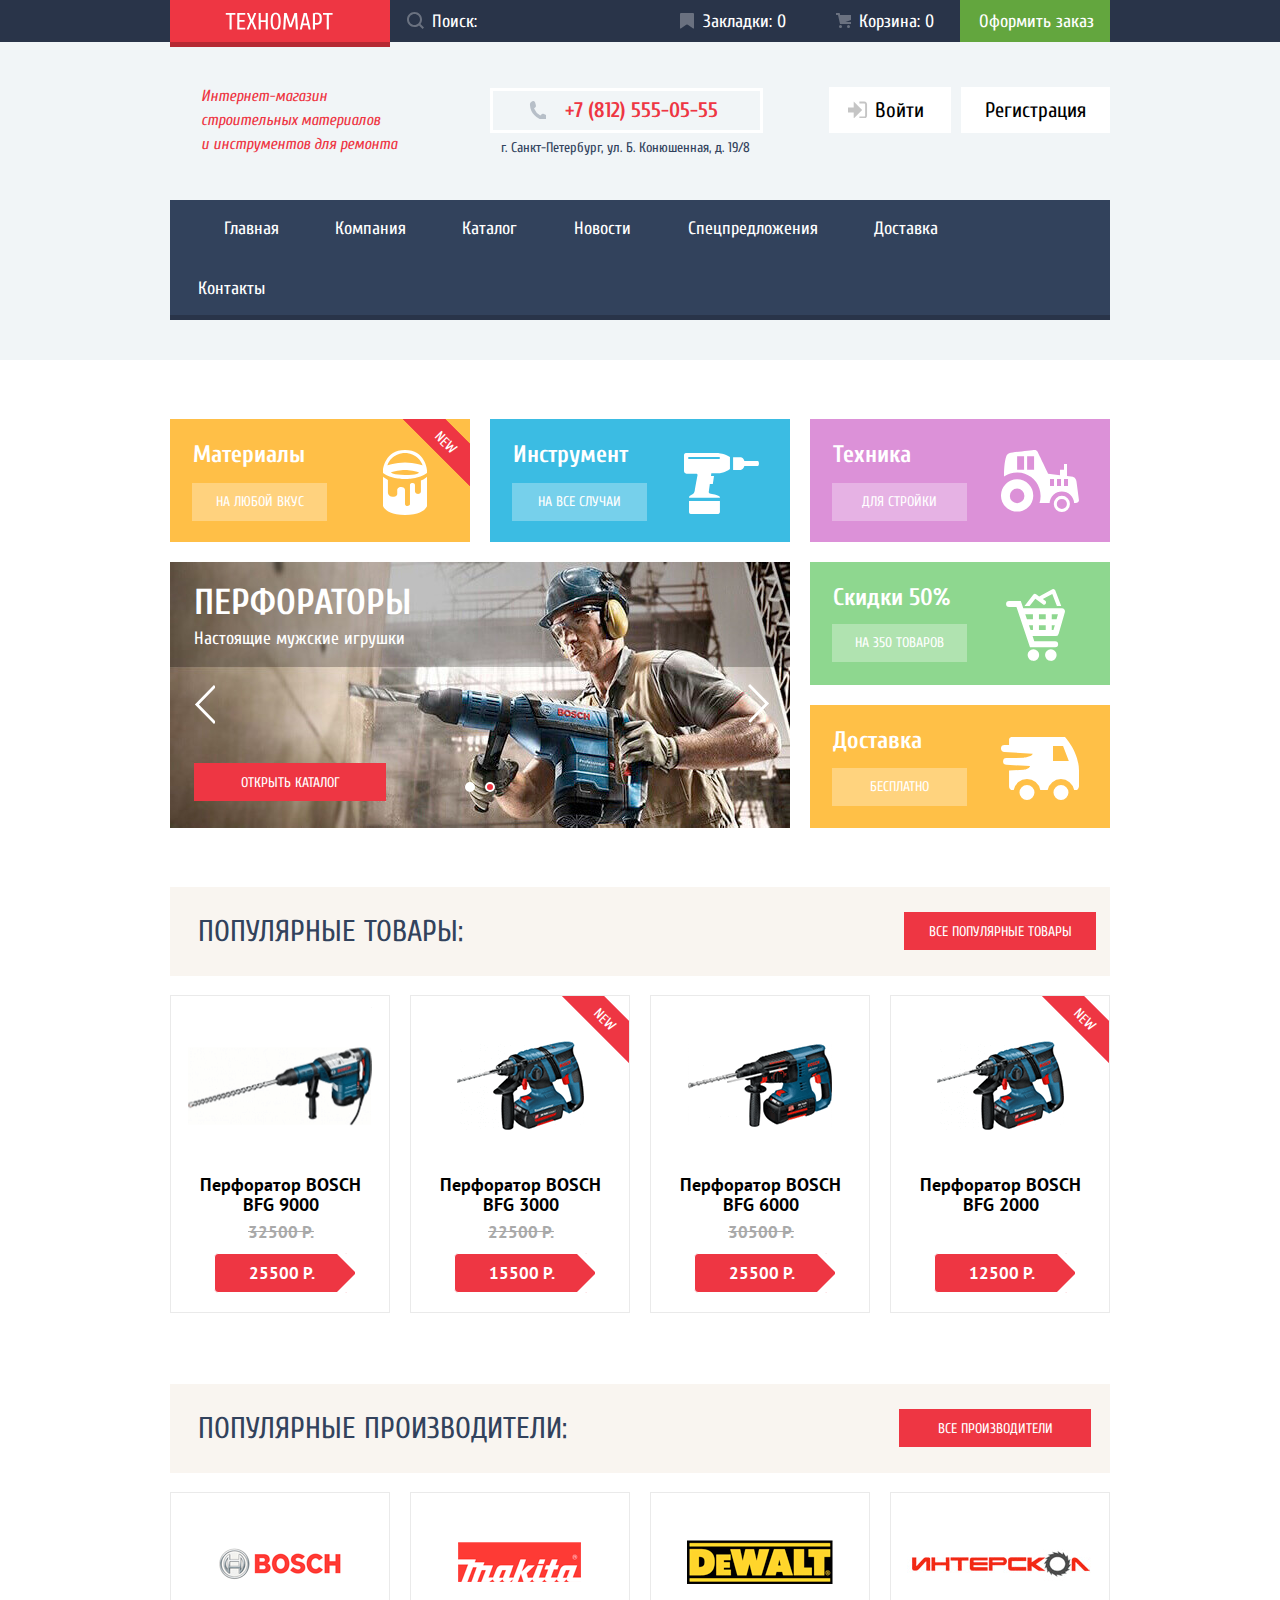
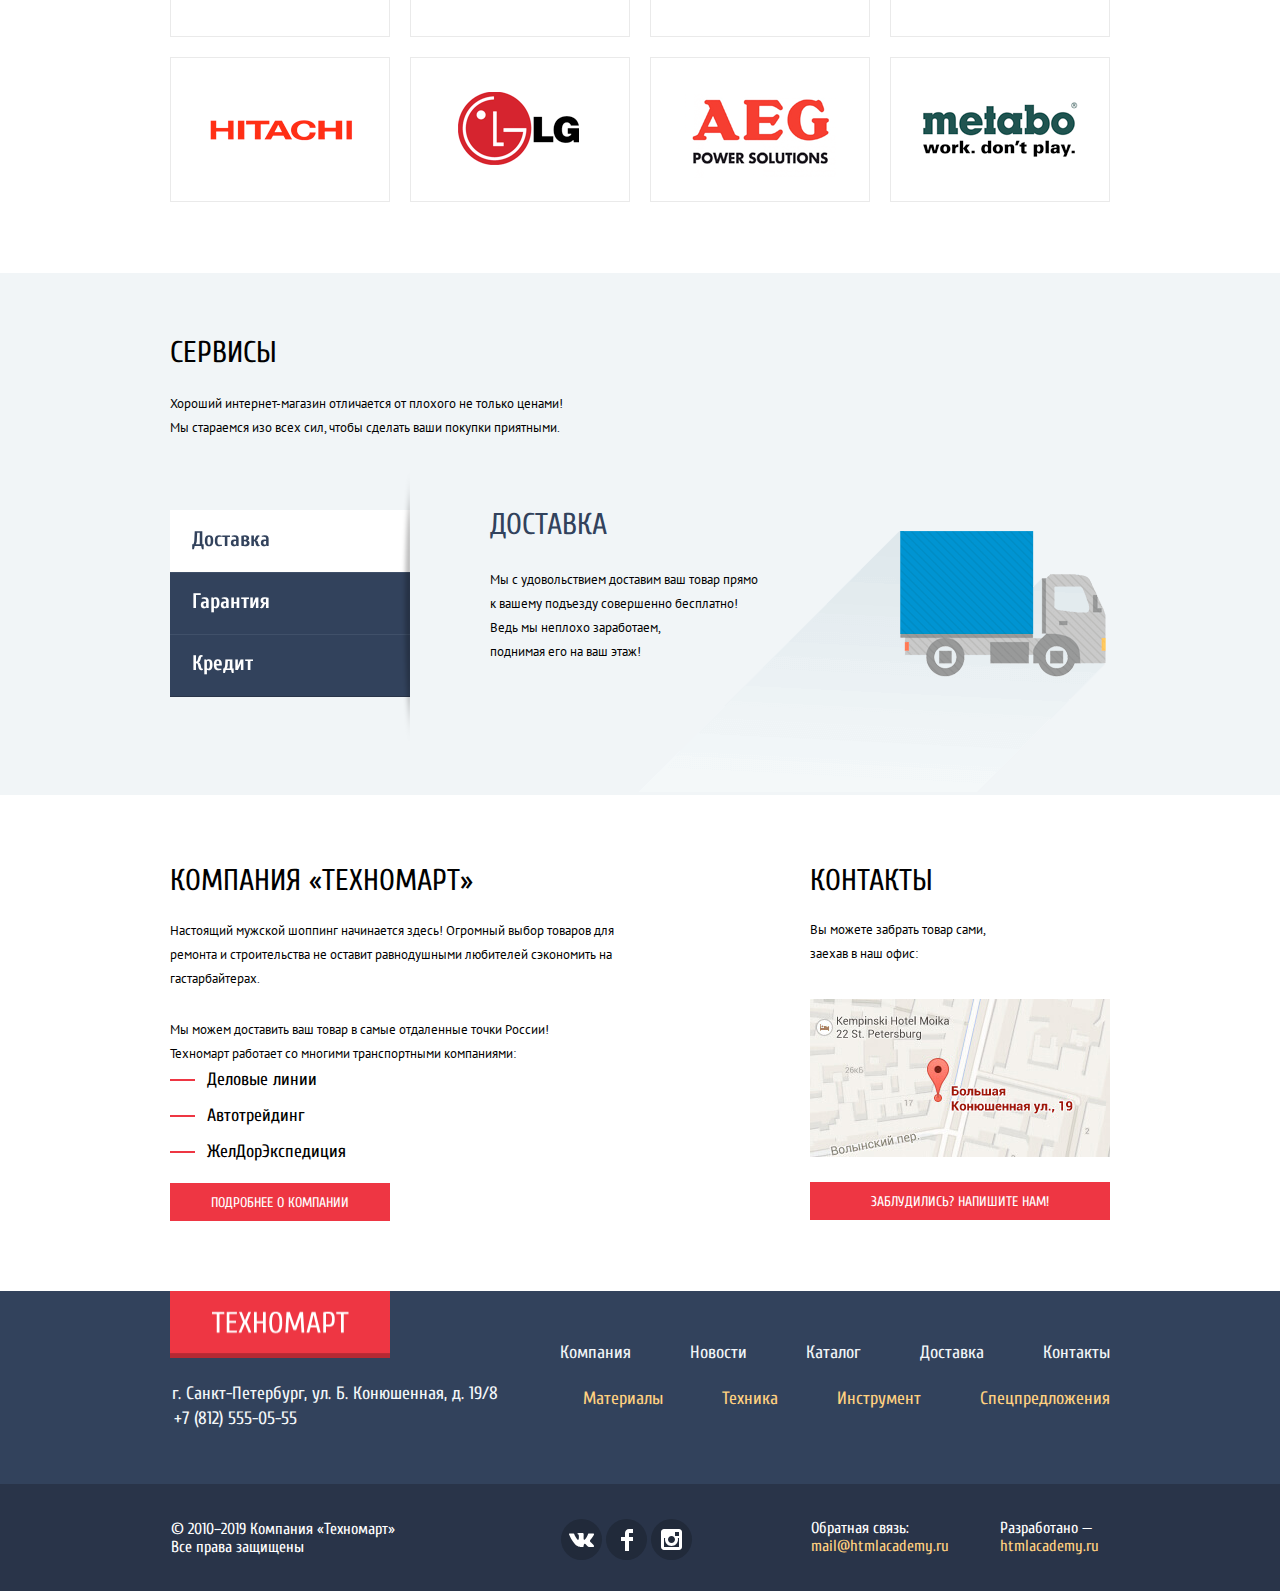
<file: index.html>
<!DOCTYPE html>
<html class="page" lang="ru">
<head>
  <meta charset="utf-8"/>
  <title>HTML Academy: Техномарт</title>
  <link
    href="https://fonts.googleapis.com/css2?family=Cuprum:ital,wght@0,400;0,700;1,400&family=PT+Sans:ital,wght@0,400;0,700;1,400&display=swap"
    rel="stylesheet"/>
  <link href="css/normalize.css" rel="stylesheet"/>
  <link href="css/style-min.css" rel="stylesheet"/>
</head>
<body class="page-body">
<header class="main-header index">
  <nav class="main-navigation">
    <section class="top-menu">
      <h2 class="visually-hidden">Меню пользователя</h2>
      <div class="container">
        <a class="main-header-logo" aria-label="Техномарт">
          <p class="visually-hidden">Техномарт</p>
        </a>
        <form class="header-search" method="post" action="#" name="search">
          <label for="search" class="visually-hidden">Поиск</label>
          <input class="input-search" type="search" id="search" placeholder="Поиск:" aria-label="Поиск">
          <button class="btn-search" type="submit">
            <svg width="17" height="17" viewBox="0 0 17 17" fill="none"
                 xmlns="http://www.w3.org/2000/svg">
              <path fill-rule="evenodd"
                    clip-rule="evenodd"
                    d="M13.458 12.044L17 15.586L15.586 17L12.044 13.458C10.782 14.421 9.21 15 7.5
                    15C3.35786 15 0 11.6421 0 7.5C0 3.35786 3.35786 0 7.5 0C11.6421 0 15 3.35786
                    15 7.5C15.0001 9.14309 14.4581 10.7403 13.458 12.044ZM7.5 2C4.467 2 2 4.467
                    2 7.5C2.00331 10.5362 4.4638 12.9967 7.5 13C10.532 13 13 10.532 13 7.5C13
                    4.467 10.532 2 7.5 2Z"
                    fill="white"/>
            </svg>
          </button>
        </form>
        <ul class="top-menu-list">
          <li class="bookmarks"><a href="#" aria-label="Закладки">Закладки: 0</a></li>
          <li class="user-cart"><a href="#" aria-label="Корзина">Корзина: 0</a></li>
          <li class="order"><a href="#" aria-label="Оформить заказ">Оформить заказ</a></li>
        </ul>
      </div>
    </section>
    <section class="user-navigation-wrapper">
      <span class="promo-text">
        Интернет-магазин<br> строительных материалов<br> и инструментов для ремонта
      </span>
      <div class="header-contact">
        <h2 class="visually-hidden">Как нас найти</h2>
        <a class="header-phone" href="tel:+78125550555" aria-label="Телефон">+7 (812) 555-05-55</a>
        <p class="header-address">г. Санкт-Петербург, ул. Б. Конюшенная, д. 19/8</p>
      </div>
      <div class="user-login">
        <ul class="user-login-list">
          <li><a class="login-link" href="#" aria-label="Войти">Войти</a></li>
          <li><a class="check-in-link" href="#" aria-label="Регистрация">Регистрация</a></li>
        </ul>
      </div>
    </section>
    <section class="menu-navigation container">
      <h2 class="visually-hidden">Навигация по сайту</h2>
      <ul class="site-navigation">
        <li><a class="site-navigation-index" href=" " aria-label="Главная">Главная</a></li>
        <li><a class="site-navigation-company" href="#" aria-label="Компания">Компания</a></li>
        <li><a class="site-navigation-catalog" href="catalog.html" aria-label="Каталог">Каталог</a></li>
        <li><a class="site-navigation-news" href="#" aria-label="Новости">Новости</a></li>
        <li><a class="site-navigation-offer" href="#" aria-label="Спецпредложения">Спецпредложения</a></li>
        <li><a class="site-navigation-delivery" href="#" aria-label="Доставка">Доставка</a></li>
        <li><a class="site-navigation-contacts" href="#" aria-label="Контакты">Контакты</a></li>
      </ul>
    </section>
  </nav>
</header>
<main class="index-page">
  <div class="container">
    <h1 class="visually-hidden">Магазин стройматериалов и инструментов</h1>
    <section class="promo">
      <h2 class="visually-hidden">Товары и услуги</h2>
      <div class="promo-item material">
        <div class="ribbon"></div>
        <h3 class="promo-item-title">Материалы</h3>
        <a href="#" aria-label="Материалы на любой вкус">На любой вкус</a>
      </div>
      <div class="promo-item tools">
        <h3 class="promo-item-title">Инструмент</h3>
        <a href="#" aria-label="Инструмент на все случаи">На все случаи</a>
      </div>
      <div class="promo-item technics">
        <h3 class="promo-item-title">Техника</h3>
        <a href="#" aria-label="Техника для стройки">Для стройки</a>
      </div>
      <div class="promo-item discount">
        <h3 class="promo-item-title">Скидки 50%</h3>
        <a href="#" aria-label="Скидки 50% на 350 товаров">На 350 товаров</a>
      </div>
      <div class="promo-item supply">
        <h3 class="promo-item-title">Доставка</h3>
        <a href="#" aria-label="Доставка бесплатно">Бесплатно</a>
      </div>
      <div class="slider">
        <ul class="slider-list">
          <li class="slider-item slide-one">
            <h3 class="slide-title">Дрели</h3>
            <p>Соседям на радость</p>
            <a class="btn slider-btn" href="catalog.html" aria-label="Открыть каталог">Открыть каталог</a>
          </li>
          <li class="slider-item slide-two slide-current">
            <h3 class="slide-title">Перфораторы</h3>
            <p>Настоящие мужские игрушки</p>
            <a class="btn slider-btn" href="catalog.html" aria-label="Открыть каталог">Открыть каталог</a>
          </li>
        </ul>
        <div class="slider-controls">
          <button type="button" aria-label="Дрели"></button>
          <button class="current" type="button" aria-label="Перфораторы"></button>
        </div>
        <div class="slider-controls-arrows">
          <button class="controls-arrow controls-arrow-left" type="button" aria-label="Назад"></button>
          <button class="controls-arrow controls-arrow-right" type="button" aria-label="Вперед"></button>
        </div>
      </div>
    </section>
    <section class="popular-goods">
      <h2>Популярные товары:</h2>
      <a class="btn popular-goods-btn" href="#" aria-label="Все популярные товары">Все популярные товары</a>
      <ul class="index-columns-list">
        <li class="catalog-item">
          <h3>
            <span class="catalog-category">Перфоратор BOSCH</span>
            <span class="catalog-item-title">Bfg 9000</span>
          </h3>
          <p class="catalog-item-image">
            <img src="img/bfg9000.png" width="184" height="164" alt="Перфоратор БФГ 9000">
          </p>
          <p class="catalog-item-price">
            <b>32500 р.</b>
            <a class="catalog-item-button" href="#" aria-label="Добавить перфоратор Бфг 9000 в корзину">25500 р.</a>
          </p>
          <div class="catalog-item-popup">
            <button type="button" class="popup-item-buy" aria-label="В корзину">Купить</button>
            <button type="button" class="popup-item-bookmarks" aria-label="В закладки">В закладки</button>
            <h3>
              <span class="catalog-category">Перфоратор BOSCH</span>
              <span class="catalog-item-title">Bfg 9000</span>
            </h3>
            <p class="catalog-item-price">
              <b>32500 р.</b>
              <a class="catalog-item-button" href="#" aria-label="Добавить перфоратор Бфг 9000 в корзину">25500 р.</a>
            </p>
          </div>
        </li>
        <li class="catalog-item ribbon">
          <h3>
            <span class="catalog-category">Перфоратор BOSCH</span>
            <span class="catalog-item-title">Bfg 3000</span>
          </h3>
          <p class="catalog-item-image">
            <img src="img/bfg3000.png" width="127" height="112" alt="Перфоратор БФГ 3000"/>
          </p>
          <p class="catalog-item-price">
            <b>22500 р.</b>
            <a class="catalog-item-button" href="#" aria-label="Добавить перфоратор Бфг 3000 в корзину">15500 р.</a>
          </p>
          <div class="catalog-item-popup">
            <button type="button" class="popup-item-buy" aria-label="В корзину">Купить</button>
            <button type="button" class="popup-item-bookmarks" aria-label="В закладки">В закладки</button>
            <h3>
              <span class="catalog-category">Перфоратор BOSCH</span>
              <span class="catalog-item-title">Bfg 3000</span>
            </h3>
            <p class="catalog-item-price">
              <b>22500 р.</b>
              <a class="catalog-item-button" href="#" aria-label="Добавить перфоратор Бфг 3000 в корзину">15500 р.</a>
            </p>
          </div>
        </li>
        <li class="catalog-item">
          <h3>
            <span class="catalog-category">Перфоратор BOSCH</span>
            <span class="catalog-item-title">Bfg 6000</span>
          </h3>
          <p class="catalog-item-image">
            <img src="img/bfg6000.png" width="144" height="128" alt="Перфоратор БФГ 6000"/>
          </p>
          <p class="catalog-item-price">
            <b>30500 р.</b>
            <a class="catalog-item-button" href="#" aria-label="Добавить перфоратор Бфг 6000 в корзину">25500 р.</a>
          </p>
          <div class="catalog-item-popup">
            <button type="button" class="popup-item-buy" aria-label="В корзину">Купить</button>
            <button type="button" class="popup-item-bookmarks" aria-label="В закладки">В закладки</button>
            <h3>
              <span class="catalog-category">Перфоратор BOSCH</span>
              <span class="catalog-item-title">Bfg 6000</span>
            </h3>
            <p class="catalog-item-price">
              <b>30500 р.</b>
              <a class="catalog-item-button" href="#" aria-label="Добавить перфоратор Бфг 6000 в корзину">25500 р.</a>
            </p>
          </div>
        </li>
        <li class="catalog-item ribbon">
          <h3>
            <span class="catalog-category">Перфоратор BOSCH</span>
            <span class="catalog-item-title">Bfg 2000</span>
          </h3>
          <p class="catalog-item-image">
            <img src="img/bfg2000.png" width="127" height="112" alt="Перфоратор БФГ 2000"/>
          </p>
          <p class="catalog-item-price new">
            <b>12500 р.</b>
            <a class="catalog-item-button" href="#" aria-label="Добавить перфоратор Бфг 2000 в корзину">12500 р.</a>
          </p>
          <div class="catalog-item-popup">
            <button type="button" class="popup-item-buy" aria-label="В корзину">Купить</button>
            <button type="button" class="popup-item-bookmarks" aria-label="В закладки">В закладки</button>
            <h3>
              <span class="catalog-category">Перфоратор BOSCH</span>
              <span class="catalog-item-title">Bfg 2000</span>
            </h3>
            <p class="catalog-item-price new">
              <b>12500 р.</b>
              <a class="catalog-item-button" href="#" aria-label="Добавить перфоратор Бфг 2000 в корзину">12500 р.</a>
            </p>
          </div>
        </li>
      </ul>
    </section>
    <section class="logo-company-list">
      <h2>Популярные производители:</h2>
      <a class="btn logo-company-list-btn" href="#">Все производители</a>
      <ul class="index-columns-list">
        <li class="logo-company-item">
          <a href="https://www.bosch.ru/">
            <img src="img/logo-bosch.png"
                 width="220"
                 height="145"
                 alt="Логотип компании Бош"
                 aria-label="Комания Бош">
          </a>
        </li>
        <li class="logo-company-item">
          <a href="https://makita.one/">
            <img src="img/logo-makita.png"
                 width="220"
                 height="145"
                 alt="Логотип компании Макита"
                 aria-label="Комания  Макита">
          </a>
        </li>
        <li class="logo-company-item">
          <a href="https://shop.dewalt.ru/">
            <img src="img/logo-dewalt.png"
                 width="220"
                 height="145"
                 alt="Логотип компании Дэволт"
                 aria-label="Комания Дэволт">
          </a>
        </li>
        <li class="logo-company-item">
          <a href="https://www.interskol.ru/">
            <img src="img/logo-interskol.png"
                 width="220"
                 height="145"
                 alt="Логотип компании Интерскол"
                 aria-label="Комания Интерскол">
          </a>
        </li>
        <li class="logo-company-item">
          <a href="https://www.hitachi.ru/ru">
            <img src="img/logo-hitachi.png"
                 width="220"
                 height="145"
                 alt="Логотип компании Хитачи"
                 aria-label="Комания Хитачи">
          </a>
        </li>
        <li class="logo-company-item">
          <a href="https://www.lg.com/ru">
            <img src="img/logo-lg.png"
                 width="220"
                 height="145"
                 alt="Логотип компании Эл Джи"
                 aria-label="Комания  Эл Джи">
          </a>
        </li>
        <li class="logo-company-item">
          <a href="https://www.aeg.ru/">
            <img src="img/logo-aeg.png"
                 width="220"
                 height="145"
                 alt="Логотип компании АЕГ"
                 aria-label="Комания АЕГ">
          </a>
        </li>
        <li class="logo-company-item">
          <a href="https://shop-metabo.ru/">
            <img src="img/logo-metabo.png"
                 width="220"
                 height="145"
                 alt="Логотип компании Метабо"
                 aria-label="Комания Метабо">
          </a>
        </li>
      </ul>
    </section>
  </div>
  <section class="services">
    <div class="container">
      <h2>Сервисы</h2>
      <p>
        Хороший интернет-магазин отличается от плохого не только ценами!<br/> Мы стараемся изо всех сил, чтобы
        сделать ваши покупки приятными.
      </p>
      <div class="services-slider">
        <div class="services-promo-wrapper">
          <ul class="services-promo-list">
            <li class="services-promo-item services-img-1 services-promo-current">
              <h3>Доставка</h3>
              <p class="services-promo-text">Мы с удовольствием доставим ваш товар прямо<br>
                к вашему подъезду совершенно бесплатно!<br>
                Ведь мы неплохо заработаем,<br>
                поднимая его на ваш этаж!
              </p>
            </li>
            <li class="services-promo-item services-img-2">
              <h3>Гарантия</h3>
              <p class="services-promo-text">Если купленный у нас товар поломается или заискрит,<br>
                а также в случае пожара, спровоцированного его<br>
                возгоранием, вы всегда можете быть уверены в нашей<br>
                гарантии. Мы обменяем сгоревший товар на новый.<br>
                Дом уж восстановите как-нибудь сами.</p>
            </li>
            <li class="services-promo-item services-img-3">
              <h3>Кредит</h3>
              <p class="services-promo-text">Залезть в долговую яму стало проще!<br>
                Кредитные консультанты придут вам на помощь.
              </p>
              <a class="btn services-promo-btn" href="#" aria-label="Отправить заявку на кредит">Отправить заявку</a>
            </li>
          </ul>
        </div>
        <div class="service-list">
          <button class="service-btn current" type="button" aria-label="Сервис доставки">Доставка</button>
          <button class="service-btn" type="button" aria-label="Гарантийный ремонт">Гарантия</button>
          <button class="service-btn" type="button" aria-label="Услуги кредитования">Кредит</button>
        </div>
      </div>
    </div>
  </section>
  <div class="container">
    <div class="company-info-wrapper">
      <section class="company-info">
        <h2>Компания «Техномарт»</h2>
        <p class="company-info-promotion">
          Настоящий мужской шоппинг начинается здесь! Огромный выбор товаров для <br/>
          ремонта и строительства не оставит равнодушными любителей сэкономить на <br/>
          гастарбайтерах.
        </p>
        <p class="company-info-delivery">
          Мы можем доставить ваш товар в самые отдаленные точки России!<br/> Техномарт работает со многими транспортными компаниями:
        </p>
        <ul class="transport-company-list">
          <li class="transport-company-item"><p>Деловые линии</p></li>
          <li class="transport-company-item"><p>Автотрейдинг</p></li>
          <li class="transport-company-item"><p>ЖелДорЭкспедиция</p></li>
        </ul>
        <a class="btn company-info-btn" href="#">Подробнее о компании</a>
      </section>
      <section class="contacts">
        <h2>Контакты</h2>
        <p>
          Вы можете забрать товар сами,<br/> заехав в наш офис:
        </p>
        <a class="map" href="#" aria-label="Адрес компании">
          <img src="img/map-small.jpg"
               width="300"
               height="158"
               alt="Адрес компании: г. Санкт-Петербург, ул. Б. Конюшенная, д. 19/8">
        </a>
        <a class="btn contacts-btn" href="#" aria-label="Обратная связь, напишите нам">Заблудились? Напишите нам!</a>
      </section>
    </div>
  </div>
</main>
<footer class="page-footer main-footer">
  <div class="container">
    <section class="main-footer-navigation">
      <h2 class="visually-hidden">Навигация по сайту</h2>
      <div class="footer-logo">
        <a aria-label="Техномарт">
          <img src="img/logo-footer.png" width="220" height="68" alt="Логотип Техномарт">
        </a>
      </div>
      <ul class="footer-site-navigation">
        <li><a href="#" aria-label="Главная">Компания</a></li>
        <li><a href="#" aria-label="Новости">Новости</a></li>
        <li><a href="catalog.html" aria-label="Каталог">Каталог</a></li>
        <li><a href="#" aria-label="Доставка">Доставка</a></li>
        <li><a href="#" aria-label="Контакты">Контакты</a></li>
      </ul>
    </section>
    <section class="footer-contacts">
      <h2 class="visually-hidden">Наш адрес</h2>
      <p>
        г. Санкт-Петербург, ул. Б. Конюшенная, д. 19/8<br>
        <a class="footer-phone" href="tel:+78125550555" aria-label="Телефон">+7 (812) 555-05-55</a>
      </p>
      <h2 class="visually-hidden">Товары и услуги</h2>
      <ul class="footer-catalog-list">
        <li><a href="#" aria-label="Материалы">Материалы</a></li>
        <li><a href="#" aria-label="Техника">Техника</a></li>
        <li><a href="#" aria-label="Инструмент">Инструмент</a></li>
        <li><a href="#" aria-label="Спецпредложения">Спецпредложения</a></li>
      </ul>
    </section>
  </div>
  <div class="social-bar">
    <section class="footer-social">
      <h2 class="visually-hidden">Мы в соцсетях</h2>
      <p class="copyright">© 2010–2019 Компания «Техномарт»<br/>Все права защищены</p>
      <ul class="socials-list">
        <li class="social-item">
          <a class="social-icon" href="#" aria-label="Вконтакте">
            <!--            <span class="visually-hidden">Вконтакте</span>-->
            <svg focusable="false" width="26" height="15" viewBox="0 0 26 15" fill="none"
                 xmlns="http://www.w3.org/2000/svg">
              <path
                d="M15.5403 11.7281C16.4609 11.4384 17.6395 13.6406 18.8943 14.4834C19.836 15.1219 20.5573 14.9841 20.5573 14.9841L23.9017 14.9372C23.9017 14.9372 25.6495 14.8322 24.8232 13.4803C24.7549 13.3678 24.3389 12.4781 22.334 10.6472C20.2376 8.73188 20.5217 9.04219 23.0456 5.73094C24.5835 3.7125 25.1988 2.47969 25.0062 1.95469C24.8213 1.44938 23.6918 1.58063 23.6918 1.58063L19.9237 1.60594C19.5568 1.60688 19.2458 1.7175 19.1042 2.08875C19.1013 2.0925 18.5062 3.65063 17.7127 4.97532C16.0362 7.7775 15.3669 7.92657 15.0896 7.75125C14.4531 7.34532 14.6139 6.12282 14.6139 5.25375C14.6139 2.53782 15.0299 1.40532 13.7992 1.11282C13.388 1.01532 13.0876 0.951567 12.0389 0.942192C10.6985 0.922505 9.56027 0.942192 8.91508 1.25063C8.48656 1.45969 8.15819 1.91813 8.35753 1.94438C8.6079 1.97719 9.1693 2.09438 9.46975 2.49375C9.8559 3.01125 9.84434 4.17094 9.84434 4.17094C9.84434 4.17094 10.0649 7.36875 9.32434 7.76532C8.8159 8.03719 8.12064 7.48219 6.62516 4.93782C5.86153 3.63657 5.28471 2.19844 5.28471 2.19844C5.28471 2.19844 5.17301 1.93125 4.97079 1.785C4.73005 1.61157 4.39301 1.55625 4.39301 1.55625L0.816563 1.57875C0.816563 1.57875 0.27923 1.59375 0.0818227 1.82438C-0.0934366 2.02875 0.0673782 2.45063 0.0673782 2.45063C0.0673782 2.45063 2.86864 8.90157 6.04064 12.1509C8.94879 15.1341 12.2537 14.9363 12.2537 14.9363H13.7511C13.7511 14.9363 14.2027 14.8856 14.4338 14.6438C14.6495 14.4188 14.6399 13.9959 14.6399 13.9959C14.6399 13.9959 14.61 12.0188 15.5403 11.7281Z"
                fill="white"/>
            </svg>
          </a>
        </li>
        <li class="social-item">
          <a class="social-icon" href="#" aria-label="Фейсбук">
            <!--            <span class="visually-hidden">Фейсбук</span>-->
            <svg focusable="false" width="12" height="22" viewBox="0 0 12 22" fill="none"
                 xmlns="http://www.w3.org/2000/svg">
              <path d="M12 4V0H8C5.79086 0 4 1.79086 4 4V8H0V12H4V22H8V12H12V8H8V4H12Z" fill="white"/>
            </svg>
          </a>
        </li>
        <li class="social-item">
          <a class="social-icon" href="#" aria-label="Инстаграмм">
            <!--            <span class="visually-hidden">Инстаграмм</span>-->
            <svg focusable="false" width="21" height="21" viewBox="0 0 21 21" fill="none"
                 xmlns="http://www.w3.org/2000/svg">
              <path fill-rule="evenodd"
                    clip-rule="evenodd"
                    d="M3 0H18C19.65 0 21 1.35 21 3V18C21 19.65 19.65 21 18 21H3C1.35 21 0 19.65 0 18V3C0 1.35 1.35 0 3 0ZM14 10.5C14 8.57 12.43 7 10.5 7C8.57 7 7 8.57 7 10.5C7 12.43 8.57 14 10.5 14C12.43 14 14 12.43 14 10.5ZM3 18V9H4.181C4.0626 9.49127 4.00186 9.99467 4 10.5C4 14.0899 6.91015 17 10.5 17C14.0899 17 17 14.0899 17 10.5C16.9986 9.99464 16.9379 9.49118 16.819 9H18V18H3ZM14 7H18V3H14V7Z"
                    fill="white"/>
            </svg>
          </a>
        </li>
      </ul>
      <div class="footer-feedback">
        <p>
          Обратная связь:<br/>
          <a class="mail-feedback" href="mailto:mail@htmlacademy.ru"
             aria-label="Адрес для отправки почты">mail@htmlacademy.ru</a>
        </p>
        <p>
          Разработано —<br/>
          <a class="developed" href="https://htmlacademy.ru/intensive/htmlcss"
             target="_blank" aria-label="Разработчик сайта">htmlacademy.ru</a>
        </p>
      </div>
    </section>
  </div>
</footer>
<section class="modal modal-feedback">
  <h2 class="visually-hidden">Форма обратной связи</h2>
  <div class="modal-wrapper">
    <form class="modal-feedback-form" action="https://echo.academy.ru" method="post">
      <p class="item-modal name">
        <label for="modal-feedback-user-name" id="label-name">Ваше имя:</label>
        <input type="text" name="popup-name"
               id="modal-feedback-user-name"
               placeholder="Имя Фамилия"
               aria-label="Ваше имя">
      </p>
      <p class="item-modal mail">
        <label for="modal-feedback-user-mail" id="label-mail">Ваш e-mail:</label>
        <input type="email" name="popup-mail"
               id="modal-feedback-user-mail"
               placeholder="email@example.com"
               aria-label="Ваш e-mail">
      </p>
      <p class="item-modal text">
        <label for="modal-feedback-text" id="label-text">Текст письма:</label>
        <textarea class="modal-message"
                  id="modal-feedback-text"
                  placeholder="В свободной форме"
                  aria-label="Текст сообщения"></textarea>
      </p>
      <button class="btn btn-modal-feedback" type="submit" aria-label="Отправить">Отправить</button>
      <button class="close-cross" type="button" aria-label="Закрыть"></button>
    </form>
  </div>
</section>
<section class="modal map-popup map">
  <h2 class="visually-hidden">Техномарт-адрес магазина</h2>
  <iframe
    src="https://www.google.com/maps/embed?pb=!1m18!1m12!1m3!1d1998.5991043651577!2d30.32089461561424!3d59.93879418187626!2m3!1f0!2f0!3f0!3m2!1i1024!2i768!4f13.1!3m3!1m2!1s0x4696310fca5ba729%3A0xea9c53d4493c879f!2z0JHQvtC70YzRiNCw0Y8g0JrQvtC90Y7RiNC10L3QvdCw0Y8g0YPQuy4sIDE5LCDQodCw0L3QutGCLdCf0LXRgtC10YDQsdGD0YDQsywgMTkxMTg2!5e0!3m2!1sru!2sru!4v1601541674980!5m2!1sru!2sru"
    width="943" height="449"
    style="border:0;" allowfullscreen=""
    aria-hidden="false" tabindex="0"
    title="Адрес компании по адресу: г. Санкт-Петербург, ул. Б. Конюшенная, д. 19/8"></iframe>
  <button class="close-cross close-map" type="button" aria-label="Закрыть"></button>
</section>
<section class="modal modal-cart">
  <div class="modal-wrapper">
    <h3>Товар добавлен в корзину!</h3>
    <p class="btn-modal-cart">
      <a class="btn" href="#" aria-label="Оформить заказ">Оформить заказ</a>
      <a class="btn" href="catalog.html" aria-label="Продолжить покупки">Продолжить покупки</a>
    </p>
    <button class="close-cross close-cart" type="button" aria-label="Закрыть"></button>
  </div>
</section>
<script src="js/script-min.js"></script>
</body>
</html>
</file>
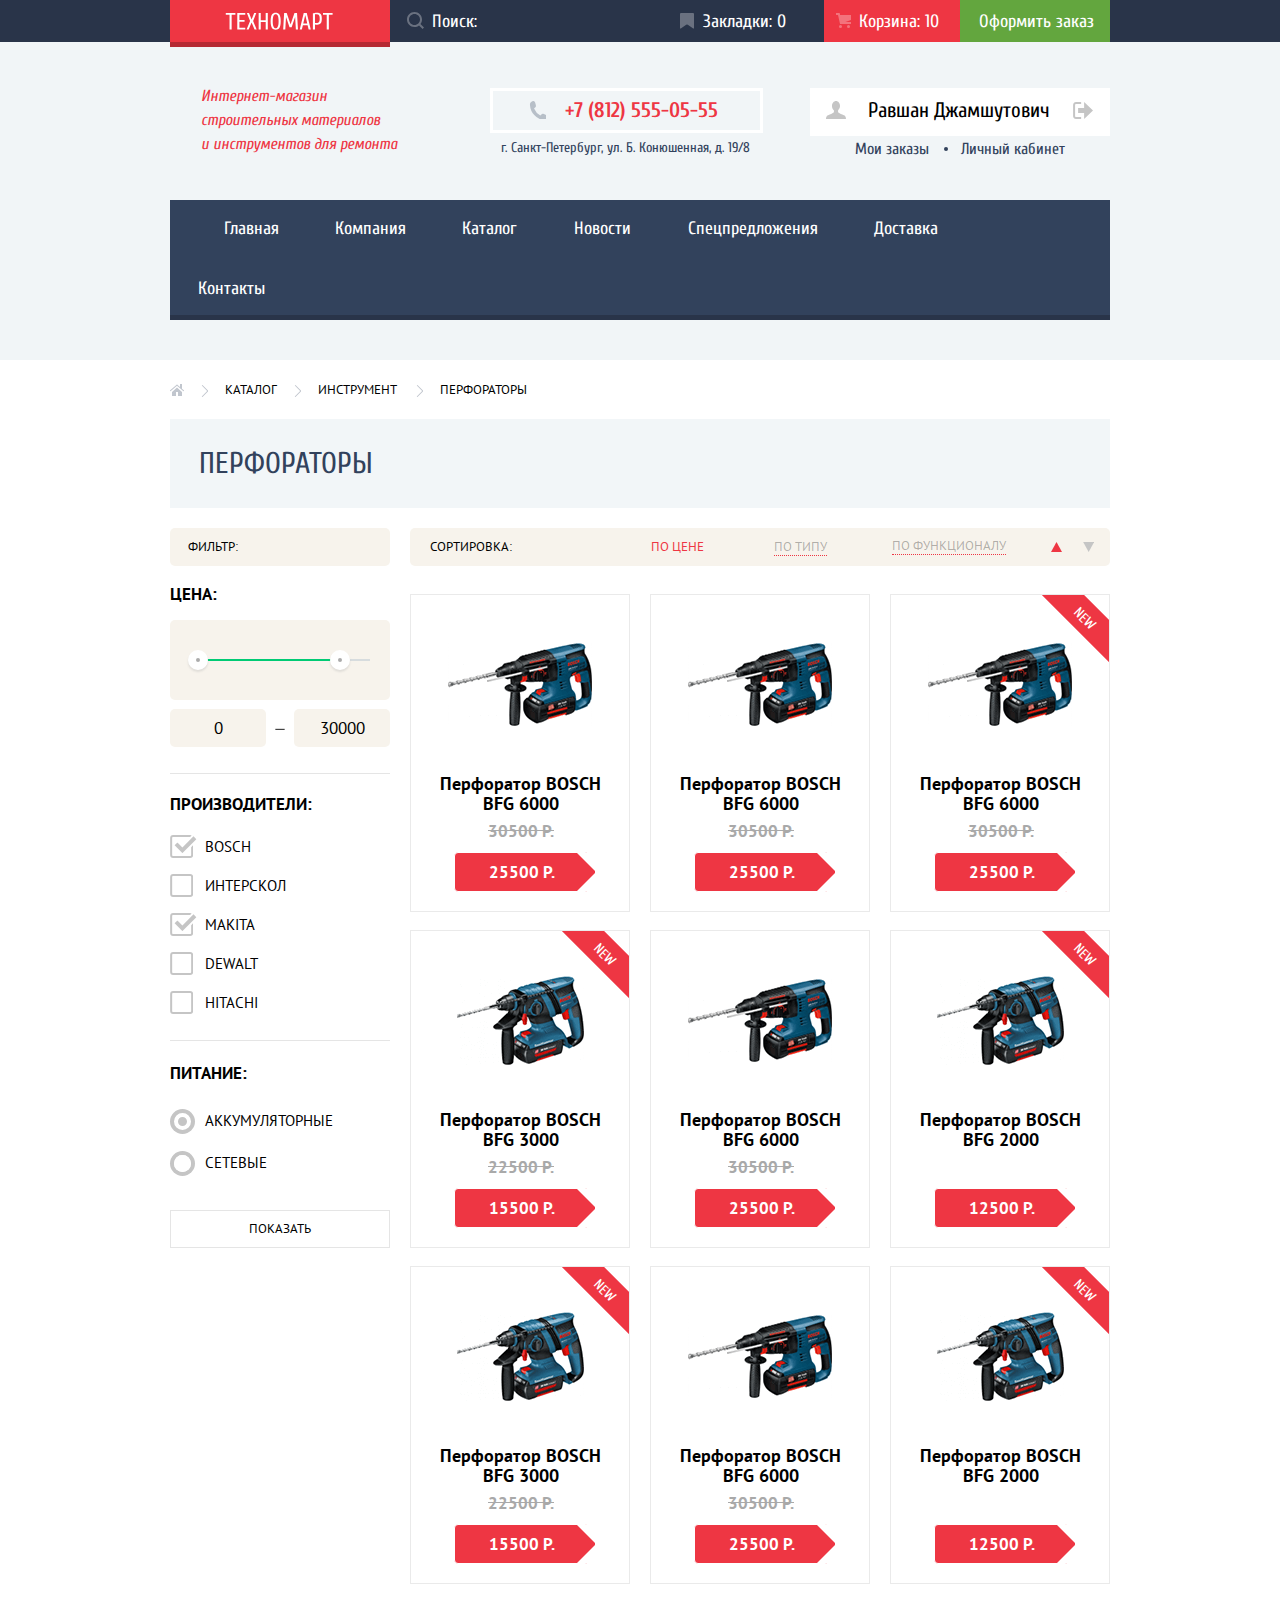
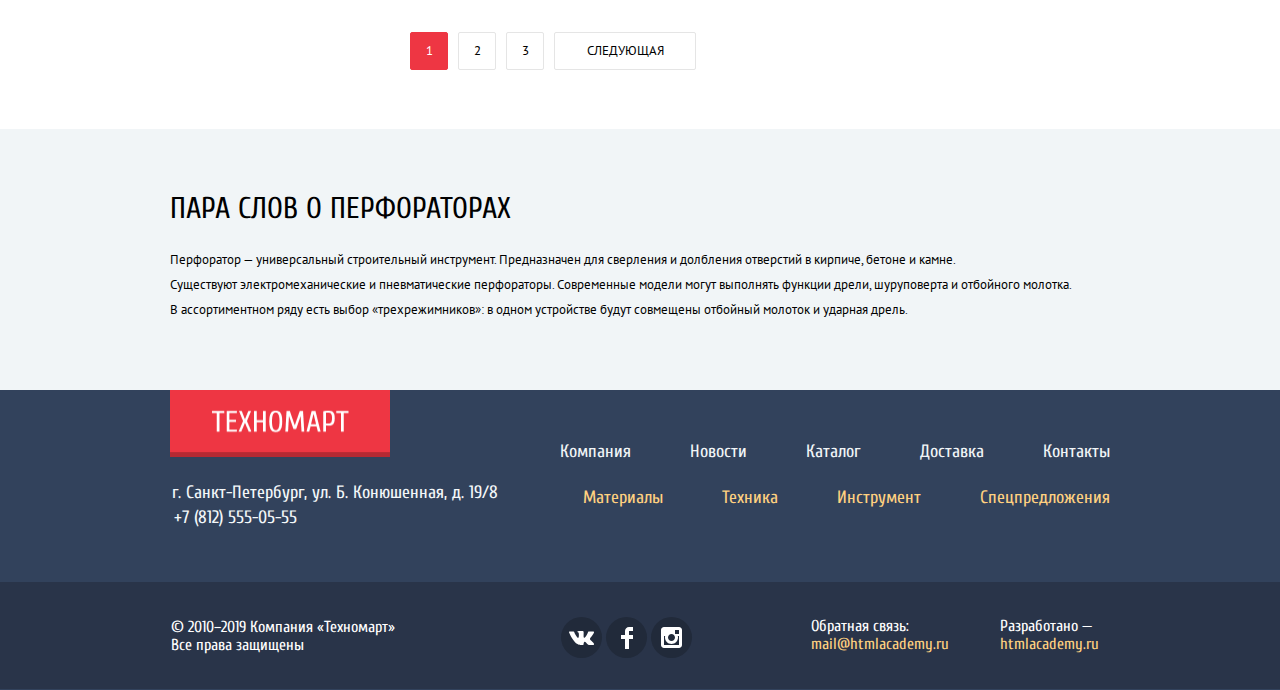
<file: catalog.html>
<!DOCTYPE html>
<html class="page" lang="ru">
<head>
  <meta charset="utf-8"/>
  <title>HTML Academy: Техномарт</title>
  <link
    href="https://fonts.googleapis.com/css2?family=Cuprum:ital,wght@0,400;0,700;1,400&family=PT+Sans:ital,wght@0,400;0,700;1,400&display=swap"
    rel="stylesheet"/>
  <link href="css/normalize.css" rel="stylesheet"/>
  <link href="css/style-min.css" rel="stylesheet"/>
</head>
<body class="page-body inner-page">
<header class="main-header">
  <nav class="main-navigation">
    <section class="top-menu">
      <h2 class="visually-hidden">Меню пользователя</h2>
      <div class="container">
        <a class="main-header-logo" href="index.html" aria-label="Техномарт">
          <svg width="108" height="18" viewBox="0 0 108 18" fill="none" xmlns="http://www.w3.org/2000/svg">
            <path fill-rule="evenodd" clip-rule="evenodd"
                  d="M103.847 2.65853V17.4498H101.734V2.65853H97.9779V1.01506H107.604V2.65853H103.847ZM95.7123 11.3572C95.3444 11.819 94.8827 12.1477 94.327 12.3433C93.7714 12.539 93.1101 12.6368 92.3431 12.6368C91.9831 12.6368 91.5762 12.6133 91.1223 12.5664C90.6684 12.5194 90.2927 12.4646 89.9953 12.402V17.4498H87.8823V1.24984C88.477 1.07766 89.0757 0.95636 89.6784 0.885926C90.281 0.815491 90.9344 0.780273 91.6388 0.780273C92.5779 0.780273 93.3762 0.8781 94.0336 1.07375C94.691 1.2694 95.2231 1.59419 95.6301 2.0481C96.037 2.50201 96.3344 3.10462 96.5223 3.85593C96.7101 4.60723 96.804 5.53853 96.804 6.64984C96.804 7.79245 96.714 8.74723 96.534 9.51419C96.354 10.2811 96.0801 10.8955 95.7123 11.3572ZM94.5149 4.5368C94.3975 3.97332 94.2136 3.52723 93.9631 3.19853C93.7127 2.86984 93.3957 2.63897 93.0123 2.50593C92.6288 2.37288 92.171 2.30636 91.6388 2.30636H89.9953V10.9933H91.6388C92.171 10.9933 92.6288 10.9268 93.0123 10.7938C93.3957 10.6607 93.7127 10.4298 93.9631 10.1011C94.2136 9.77245 94.3975 9.32636 94.5149 8.76288C94.6323 8.1994 94.691 7.49506 94.691 6.64984C94.691 5.80462 94.6323 5.10027 94.5149 4.5368ZM82.5997 13.2238H77.904L76.8475 17.4498H74.7344L78.7257 1.01506H81.7779L85.7692 17.4498H83.6562L82.5997 13.2238ZM80.2988 3.36288H80.2049L78.2562 11.5803H82.2475L80.2988 3.36288ZM70.1562 5.24114H70.0388L66.6344 15.3368H64.5214L61.117 5.24114H60.9996L60.2953 17.4498H58.1823L59.1214 1.01506H61.704L65.531 12.2846H65.6249L69.4518 1.01506H72.0344L72.9736 17.4498H70.8605L70.1562 5.24114ZM54.3788 15.9238C53.9405 16.5655 53.4123 17.0194 52.794 17.2855C52.1757 17.5516 51.4675 17.6846 50.6692 17.6846C49.871 17.6846 49.1627 17.5516 48.5444 17.2855C47.9262 17.0194 47.3979 16.5655 46.9597 15.9238C46.5214 15.282 46.1888 14.4172 45.9618 13.3294C45.7349 12.2416 45.6214 10.8759 45.6214 9.23245C45.6214 7.58897 45.7349 6.22332 45.9618 5.13549C46.1888 4.04766 46.5214 3.18288 46.9597 2.54114C47.3979 1.8994 47.9262 1.44549 48.5444 1.1794C49.1627 0.913317 49.871 0.780273 50.6692 0.780273C51.4675 0.780273 52.1757 0.913317 52.794 1.1794C53.4123 1.44549 53.9405 1.8994 54.3788 2.54114C54.817 3.18288 55.1497 4.04766 55.3766 5.13549C55.6036 6.22332 55.717 7.58897 55.717 9.23245C55.717 10.8759 55.6036 12.2416 55.3766 13.3294C55.1497 14.4172 54.817 15.282 54.3788 15.9238ZM53.3575 5.75766C53.1931 4.84984 52.9779 4.12984 52.7118 3.59766C52.4457 3.06549 52.1327 2.69766 51.7727 2.49419C51.4127 2.29071 51.0449 2.18897 50.6692 2.18897C50.2936 2.18897 49.9257 2.29071 49.5657 2.49419C49.2057 2.69766 48.8927 3.06549 48.6266 3.59766C48.3605 4.12984 48.1453 4.84984 47.981 5.75766C47.8166 6.66549 47.7344 7.82375 47.7344 9.23245C47.7344 10.6411 47.8166 11.7994 47.981 12.7072C48.1453 13.6151 48.3605 14.3351 48.6266 14.8672C48.8927 15.3994 49.2057 15.7672 49.5657 15.9707C49.9257 16.1742 50.2936 16.2759 50.6692 16.2759C51.0449 16.2759 51.4127 16.1742 51.7727 15.9707C52.1327 15.7672 52.4457 15.3994 52.7118 14.8672C52.9779 14.3351 53.1931 13.6151 53.3575 12.7072C53.5218 11.7994 53.604 10.6411 53.604 9.23245C53.604 7.82375 53.5218 6.66549 53.3575 5.75766ZM40.691 9.9368H35.7605V17.4498H33.6475V1.01506H35.7605V8.29332H40.691V1.01506H42.804V17.4498H40.691V9.9368ZM29.5396 17.4498L26.6048 10.4064L23.67 17.4498H21.557L25.0787 8.99766L21.9091 1.01506H24.0222L26.6048 7.58897L29.1874 1.01506H31.3004L28.1309 8.99766L31.6526 17.4498H29.5396ZM12.283 1.01506H20.2657V2.65853H14.3961V8.05853H19.5613V9.70201H14.3961V15.8064H20.2657V17.4498H12.283V1.01506ZM6.64826 17.4498H4.53522V2.65853H0.778694V1.01506H10.4048V2.65853H6.64826V17.4498Z"
                  fill="white"/>
          </svg>
        </a>
        <form class="header-search" method="post" action="#">
          <label for="search"></label>
          <input class="input-search" type="search" id="search" placeholder="Поиск:" aria-label="Поиск">
          <button class="btn-search" type="submit">
            <svg width="17" height="17" viewBox="0 0 17 17" fill="none"
                 xmlns="http://www.w3.org/2000/svg">
              <path fill-rule="evenodd"
                    clip-rule="evenodd"
                    d="M13.458 12.044L17 15.586L15.586 17L12.044 13.458C10.782 14.421 9.21 15 7.5 15C3.35786 15 0 11.6421 0 7.5C0 3.35786 3.35786 0 7.5 0C11.6421 0 15 3.35786 15 7.5C15.0001 9.14309 14.4581 10.7403 13.458 12.044ZM7.5 2C4.467 2 2 4.467 2 7.5C2.00331 10.5362 4.4638 12.9967 7.5 13C10.532 13 13 10.532 13 7.5C13 4.467 10.532 2 7.5 2Z"
                    fill="white"/>
            </svg>
          </button>
        </form>
        <ul class="top-menu-list">
          <li class="bookmarks"><a href="#" aria-label="Закладки">Закладки: 0</a></li>
          <li class="user-cart item-in-cart"><a href="#" aria-label="Корзина">Корзина: 10</a></li>
          <li class="order"><a href="#" aria-label="Оформить заказ">Оформить заказ</a></li>
        </ul>
      </div>
    </section>
    <section class="user-navigation-wrapper">
      <p class="promo-text">
        Интернет-магазин<br> строительных материалов<br> и инструментов для ремонта
      </p>
      <div class="header-contact">
        <h2 class="visually-hidden">Как нас найти</h2>
        <a class="header-phone" href="tel:+78125550555" aria-label="Телефон">+7 (812) 555-05-55</a>
        <p class="header-address">г. Санкт-Петербург, ул. Б. Конюшенная, д. 19/8 </p>
      </div>
      <div class="user-info">
        <ul class="user-info-list">
          <li><a class="user-name" href="index.html" aria-label="Имя и Фамилия" target="_blank">Равшан Джамшутович</a>
          </li>
          <li>
            <a class="login-out" href="index.html" aria-label="Выйти">
              <p class="visually-hidden">Выйти</p>
            </a>
          </li>
        </ul>
        <ul class="order-info-list">
          <li><a class="order-info-item" href="#" aria-label="Мои заказы">Мои заказы</a></li>
          <li><span class="order-info-item dot"></span></li>
          <li><a class="order-info-item" href="#" aria-label="Личный кабинет">Личный кабинет</a></li>
        </ul>
      </div>
    </section>
    <section class="menu-navigation container">
      <h2 class="visually-hidden">Навигация по сайту</h2>
      <ul class="site-navigation">
        <li><a class="site-navigation-index" href="index.html" aria-label="Главная">Главная</a></li>
        <li><a class="site-navigation-company" href="#" aria-label="Компания">Компания</a></li>
        <li><a class="site-navigation-catalog" href="catalog.html" aria-label="Каталог">Каталог</a></li>
        <li><a class="site-navigation-news" href="#" aria-label="Новости">Новости</a></li>
        <li><a class="site-navigation-offer" href="#" aria-label="Спецпредложения">Спецпредложения</a></li>
        <li><a class="site-navigation-delivery" href="#" aria-label="Доставка">Доставка</a></li>
        <li><a class="site-navigation-contacts" href="#" aria-label="Контакты">Контакты</a></li>
      </ul>
    </section>
  </nav>
</header>
<main>
  <div class="page-catalog container">
    <h1 class="page-title">Перфораторы</h1>
    <ul class="breadcrumbs">
      <li class="breadcrumbs-item-catalog">
        <a href="catalog.html" aria-label="Каталог">Каталог</a>
      </li>
      <li class="breadcrumbs-item-catalog breadcrumbs-item-tools">
        <a href="#" aria-label="Инструмент">Инструмент</a>
      </li>
      <li class="breadcrumbs-item-catalog breadcrumbs-item-perforator">
        <a aria-label="Перфораторы">Перфораторы</a>
      </li>
    </ul>
    <section class="filters">
      <h2 class="filters-title">Фильтр:</h2>
      <form class="filter" method="post" action="https://echo.htmlacademy.ru">
        <fieldset class="filter-price">
          <legend>Цена:</legend>
          <div class="range-filter">
            <div class="range-controls">
              <div class="scale">
                <div class="bar"></div>
                <div class="toggle toggle-min" tabindex="0"></div>
                <div class="toggle toggle-max" tabindex="0"></div>
              </div>
            </div>
            <div class="price-controls">
              <label class="min-price">
                <input type="number" name="min-price" value="0" aria-label="Минимальная стоимость">
              </label>
              <span class="divide"></span>
              <label class="max-price">
                <input type="number" name="max-price" value="30000" aria-label="Максимальная стоимость">
              </label>
            </div>
          </div>
        </fieldset>
        <fieldset class="filter-producer">
          <legend>Производители:</legend>
          <ul>
            <li class="filter-option filter-checkbox">
              <input class="visually-hidden filter-input-checkbox filter-input"
                     name="bosch"
                     type="checkbox"
                     id="filter-bosch"
                     checked
                     aria-label="Выбран Бош">
              <label for="filter-bosch">Bosch</label>
            </li>
            <li class="filter-option filter-checkbox">
              <input class="visually-hidden filter-input-checkbox filter-input"
                     name="bosch"
                     type="checkbox"
                     id="filter-interskol"
                     aria-label="Выбрать Интерскол">
              <label for="filter-interskol">Интерскол</label>
            </li>
            <li class="filter-option filter-checkbox">
              <input class="visually-hidden filter-input-checkbox filter-input"
                     name="bosch"
                     type="checkbox"
                     id="filter-makita"
                     checked
                     aria-label="Выбран Макита">
              <label for="filter-makita">Makita</label>
            </li>
            <li class="filter-option filter-checkbox">
              <input class="visually-hidden filter-input-checkbox filter-input"
                     name="bosch"
                     type="checkbox"
                     id="filter-dewalt"
                     aria-label="Выбрать Деволт">
              <label for="filter-dewalt">Dewalt</label>
            </li>
            <li class="filter-option filter-checkbox">
              <input class="visually-hidden filter-input-checkbox filter-input"
                     name="bosch"
                     type="checkbox"
                     id="filter-hitachi"
                     aria-label="Выбрать Хитачи">
              <label for="filter-hitachi">Hitachi</label>
            </li>
          </ul>
        </fieldset>
        <fieldset class="filter-supply">
          <legend>Питание:</legend>
          <ul>
            <li class="filter-option filter-radio">
              <input class="visually-hidden filter-input-radio filter-input"
                     name="product-types"
                     type="radio"
                     value="rechargeable"
                     id="filter-rechargeable"
                     checked
                     aria-label="Выбран аккумуляторные">
              <label for="filter-rechargeable">Аккумуляторные</label>
            </li>
            <li class="filter-option filter-radio">
              <input class="visually-hidden filter-input-radio filter-input"
                     name="product-types"
                     type="radio"
                     value="network"
                     id="filter-network"
                     aria-label="Выбрать сетевые">
              <label for="filter-network">Сетевые</label>
            </li>
          </ul>
        </fieldset>
        <button class="filter-btn" type="submit" aria-label="Показать выбор">Показать</button>
      </form>
    </section>
    <section class="catalog">
      <h2 class="visually-hidden">Список товаров</h2>
      <div class="sort">
        <h2 class="sort-title">Сортировка:</h2>
        <ul class="sort-list">
          <li class="sort-item-by-price">
            <a class="current" href="#" aria-label="Сортировка по цене">По цене</a>
          </li>
          <li class="sort-item-by-type">
            <a href="#" aria-label="Сортировка по типу">По типу</a>
          </li>
        </ul>
        <ul class="sort-list">
          <li class="sort-item-by-function">
            <a href="#" aria-label="Сортировка по функционалу">По функционалу</a>
          </li>
          <li>
            <a class="sort-item-up current" href="#">
              <span class="visually-hidden" aria-label="Цена по возрастанию">Цена увеличивается</span>
            </a>
          </li>
          <li>
            <a class="sort-item-down" href="#">
              <span class="visually-hidden" aria-label="Цена по убыванию">Цена уменьшается</span>
            </a>
          </li>
        </ul>
      </div>
      <ul class="catalog-list">
        <li class="catalog-item">
          <h3>
            <span class="catalog-category">Перфоратор BOSCH</span>
            <span class="catalog-item-title">Bfg 6000</span>
          </h3>
          <p class="catalog-item-image">
            <img src="img/bfg6000.png" width="144" height="128" alt="Перфоратор БФГ 6000"/>
          </p>
          <p class="catalog-item-price">
            <b>30500 р.</b>
            <a class="catalog-item-button" href="#" aria-label="Добавить перфоратор Бфг 6000 в корзину">25500 р.</a>
          </p>
          <div class="catalog-item-popup">
            <button type="button" class="popup-item-buy" aria-label="В корзину">Купить</button>
            <button type="button" class="popup-item-bookmarks" aria-label="В закладки">В закладки</button>
            <h3>
              <span class="catalog-category">Перфоратор BOSCH</span>
              <span class="catalog-item-title">Bfg 6000</span>
            </h3>
            <p class="catalog-item-price">
              <b>30500 р.</b>
              <a class="catalog-item-button" href="#" aria-label="Добавить перфоратор Бфг 6000 в корзину">25500
                р.</a>
            </p>
          </div>
        </li>
        <li class="catalog-item">
          <h3>
            <span class="catalog-category">Перфоратор BOSCH</span>
            <span class="catalog-item-title">Bfg 6000</span>
          </h3>
          <p class="catalog-item-image">
            <img src="img/bfg6000.png" width="144" height="128" alt="Перфоратор БФГ 6000"/>
          </p>
          <p class="catalog-item-price">
            <b>30500 р.</b>
            <a class="catalog-item-button" href="#" aria-label="Добавить перфоратор Бфг 6000 в корзину">25500 р.</a>
          </p>
          <div class="catalog-item-popup">
            <button type="button" class="popup-item-buy" aria-label="В корзину">Купить</button>
            <button type="button" class="popup-item-bookmarks" aria-label="В закладки">В закладки</button>
            <h3>
              <span class="catalog-category">Перфоратор BOSCH</span>
              <span class="catalog-item-title">Bfg 6000</span>
            </h3>
            <p class="catalog-item-price">
              <b>30500 р.</b>
              <a class="catalog-item-button" href="#" aria-label="Добавить перфоратор Бфг 6000 в корзину">25500
                р.</a>
            </p>
          </div>
        </li>
        <li class="catalog-item ribbon">
          <h3>
            <span class="catalog-category">Перфоратор BOSCH</span>
            <span class="catalog-item-title">Bfg 6000</span>
          </h3>
          <p class="catalog-item-image">
            <img src="img/bfg6000.png" width="144" height="128" alt="Перфоратор БФГ 6000"/>
          </p>
          <p class="catalog-item-price">
            <b>30500 р.</b>
            <a class="catalog-item-button" href="#" aria-label="Добавить перфоратор Бфг 6000 в корзину">25500 р.</a>
          </p>
          <div class="catalog-item-popup">
            <button type="button" class="popup-item-buy" aria-label="В корзину">Купить</button>
            <button type="button" class="popup-item-bookmarks" aria-label="В закладки">В закладки</button>
            <h3>
              <span class="catalog-category">Перфоратор BOSCH</span>
              <span class="catalog-item-title">Bfg 6000</span>
            </h3>
            <p class="catalog-item-price">
              <b>30500 р.</b>
              <a class="catalog-item-button" href="#" aria-label="Добавить перфоратор Бфг 6000 в корзину">25500
                р.</a>
            </p>
          </div>
        </li>
        <li class="catalog-item ribbon">
          <h3>
            <span class="catalog-category">Перфоратор BOSCH</span>
            <span class="catalog-item-title">Bfg 3000</span>
          </h3>
          <p class="catalog-item-image">
            <img src="img/bfg3000.png" width="127" height="112" alt="Перфоратор БФГ 3000"/>
          </p>
          <p class="catalog-item-price">
            <b>22500 р.</b>
            <a class="catalog-item-button" href="#" aria-label="Добавить перфоратор Бфг 3000 в корзину">15500 р.</a>
          </p>
          <div class="catalog-item-popup">
            <button type="button" class="popup-item-buy" aria-label="В корзину">Купить</button>
            <button type="button" class="popup-item-bookmarks" aria-label="В закладки">В закладки</button>
            <h3>
              <span class="catalog-category">Перфоратор BOSCH</span>
              <span class="catalog-item-title">Bfg 3000</span>
            </h3>
            <p class="catalog-item-price">
              <b>22500 р.</b>
              <a class="catalog-item-button" href="#" aria-label="Добавить перфоратор Бфг 3000 в корзину">15500
                р.</a>
            </p>
          </div>
        </li>
        <li class="catalog-item">
          <h3>
            <span class="catalog-category">Перфоратор BOSCH</span>
            <span class="catalog-item-title">Bfg 6000</span>
          </h3>
          <p class="catalog-item-image">
            <img src="img/bfg6000.png" width="144" height="128" alt="Перфоратор БФГ 6000"/>
          </p>
          <p class="catalog-item-price">
            <b>30500 р.</b>
            <a class="catalog-item-button" href="#" aria-label="Добавить перфоратор Бфг 6000 в корзину">25500 р.</a>
          </p>
          <div class="catalog-item-popup">
            <button type="button" class="popup-item-buy" aria-label="В корзину">Купить</button>
            <button type="button" class="popup-item-bookmarks" aria-label="В закладки">В закладки</button>
            <h3>
              <span class="catalog-category">Перфоратор BOSCH</span>
              <span class="catalog-item-title">Bfg 6000</span>
            </h3>
            <p class="catalog-item-price">
              <b>30500 р.</b>
              <a class="catalog-item-button" href="#" aria-label="Добавить перфоратор Бфг 6000 в корзину">25500
                р.</a>
            </p>
          </div>
        </li>
        <li class="catalog-item ribbon">
          <h3>
            <span class="catalog-category">Перфоратор BOSCH</span>
            <span class="catalog-item-title">Bfg 2000</span>
          </h3>
          <p class="catalog-item-image">
            <img src="img/bfg2000.png" width="127" height="112" alt="Перфоратор БФГ 2000"/>
          </p>
          <p class="catalog-item-price new">
            <b>12500 р.</b>
            <a class="catalog-item-button" href="#" aria-label="Добавить перфоратор Бфг 2000 в корзину">12500 р.</a>
          </p>
          <div class="catalog-item-popup">
            <button type="button" class="popup-item-buy" aria-label="В корзину">Купить</button>
            <button type="button" class="popup-item-bookmarks" aria-label="В закладки">В закладки</button>
            <h3>
              <span class="catalog-category">Перфоратор BOSCH</span>
              <span class="catalog-item-title">Bfg 2000</span>
            </h3>
            <p class="catalog-item-price new">
              <b>12500 р.</b>
              <a class="catalog-item-button" href="#" aria-label="Добавить перфоратор Бфг 2000 в корзину">12500
                р.</a>
            </p>
          </div>
        </li>
        <li class="catalog-item ribbon">
          <h3>
            <span class="catalog-category">Перфоратор BOSCH</span>
            <span class="catalog-item-title">Bfg 3000</span>
          </h3>
          <p class="catalog-item-image">
            <img src="img/bfg3000.png" width="127" height="112" alt="Перфоратор БФГ 3000"/>
          </p>
          <p class="catalog-item-price">
            <b>22500 р.</b>
            <a class="catalog-item-button" href="#" aria-label="Добавить перфоратор Бфг 3000 в корзину">15500 р.</a>
          </p>
          <div class="catalog-item-popup">
            <button type="button" class="popup-item-buy" aria-label="В корзину">Купить</button>
            <button type="button" class="popup-item-bookmarks" aria-label="В закладки">В закладки</button>
            <h3>
              <span class="catalog-category">Перфоратор BOSCH</span>
              <span class="catalog-item-title">Bfg 3000</span>
            </h3>
            <p class="catalog-item-price">
              <b>22500 р.</b>
              <a class="catalog-item-button" href="#" aria-label="Добавить перфоратор Бфг 3000 в корзину">15500
                р.</a>
            </p>
          </div>
        </li>
        <li class="catalog-item">
          <h3>
            <span class="catalog-category">Перфоратор BOSCH</span>
            <span class="catalog-item-title">Bfg 6000</span>
          </h3>
          <p class="catalog-item-image">
            <img src="img/bfg6000.png" width="144" height="128" alt="Перфоратор БФГ 6000"/>
          </p>
          <p class="catalog-item-price">
            <b>30500 р.</b>
            <a class="catalog-item-button" href="#" aria-label="Добавить перфоратор Бфг 6000 в корзину">25500 р.</a>
          </p>
          <div class="catalog-item-popup">
            <button type="button" class="popup-item-buy" aria-label="В корзину">Купить</button>
            <button type="button" class="popup-item-bookmarks" aria-label="В закладки">В закладки</button>
            <h3>
              <span class="catalog-category">Перфоратор BOSCH</span>
              <span class="catalog-item-title">Bfg 6000</span>
            </h3>
            <p class="catalog-item-price">
              <b>30500 р.</b>
              <a class="catalog-item-button" href="#" aria-label="Добавить перфоратор Бфг 6000 в корзину">25500
                р.</a>
            </p>
          </div>
        </li>
        <li class="catalog-item ribbon">
          <h3>
            <span class="catalog-category">Перфоратор BOSCH</span>
            <span class="catalog-item-title">Bfg 2000</span>
          </h3>
          <p class="catalog-item-image">
            <img src="img/bfg2000.png" width="127" height="112" alt="Перфоратор БФГ 2000"/>
          </p>
          <p class="catalog-item-price new">
            <b>12500 р.</b>
            <a class="catalog-item-button" href="#" aria-label="Добавить перфоратор Бфг 2000 в корзину">12500 р.</a>
          </p>
          <div class="catalog-item-popup">
            <button type="button" class="popup-item-buy" aria-label="В корзину">Купить</button>
            <button type="button" class="popup-item-bookmarks" aria-label="В закладки">В закладки</button>
            <h3>
              <span class="catalog-category">Перфоратор BOSCH</span>
              <span class="catalog-item-title">Bfg 2000</span>
            </h3>
            <p class="catalog-item-price new">
              <b>12500 р.</b>
              <a class="catalog-item-button" href="#" aria-label="Добавить перфоратор Бфг 2000 в корзину">12500
                р.</a>
            </p>
          </div>
        </li>
      </ul>
      <ul class="pagination-list">
        <li class="pagination-item pagination-item-current ">
          <a aria-label="Первая страница каталога">1</a>
        </li>
        <li class="pagination-item">
          <a href="#" aria-label="Вторая страница каталога">2</a>
        </li>
        <li class="pagination-item">
          <a href="#" aria-label="Третья страница каталога">3</a>
        </li>
        <li class="pagination-item next-page">
          <a href="#" aria-label="Следующая страница каталога">Следующая</a>
        </li>
      </ul>
    </section>
  </div>
  <section class="info-products">
    <div class="container">
      <div class="product-details">
        <h2>Пара слов о перфораторах</h2>
        <p>Перфоратор — универсальный строительный инструмент. Предназначен для сверления и долбления отверстий в
          кирпиче, бетоне и камне.<br>
          Существуют электромеханические и пневматические перфораторы. Современные модели могут выполнять функции дрели,
          шуруповерта и отбойного молотка.<br>
          В ассортиментном ряду есть выбор «трехрежимников»: в одном устройстве будут совмещены отбойный молоток и
          ударная дрель.
        </p>
      </div>
    </div>
  </section>
</main>
<footer class="page-footer main-footer">
  <div class="container">
    <section class="main-footer-navigation">
      <h2 class="visually-hidden">Навигация по сайту</h2>
      <div class="footer-logo">
        <a href="index.html" aria-label="Техномарт">
          <img src="img/logo-footer.png" width="220" height="68" alt="Логотип Техномарт">
        </a>
      </div>
      <ul class="footer-site-navigation">
        <li><a href="#" aria-label="Компания">Компания</a></li>
        <li><a href="#" aria-label="Новости">Новости</a></li>
        <li><a href="catalog.html" aria-label="Каталог">Каталог</a></li>
        <li><a href="#" aria-label="Доставка">Доставка</a></li>
        <li><a href="#" aria-label="Контакты">Контакты</a></li>
      </ul>
    </section>
    <section class="footer-contacts">
      <h2 class="visually-hidden">Наш адрес</h2>
      <p>
        г. Санкт-Петербург, ул. Б. Конюшенная, д. 19/8<br>
        <a class="footer-phone" href="tel:+78125550555" aria-label="Телефон">+7 (812) 555-05-55</a>
      </p>
      <h2 class="visually-hidden">Товары и услуги</h2>
      <ul class="footer-catalog-list">
        <li><a href="#" aria-label="Материалы">Материалы</a></li>
        <li><a href="#" aria-label="Техника">Техника</a></li>
        <li><a href="#" aria-label="Инструмент">Инструмент</a></li>
        <li><a href="#" aria-label="Спецпредложения">Спецпредложения</a></li>
      </ul>
    </section>
  </div>
  <div class="social-bar">
    <section class="footer-social">
      <h2 class="visually-hidden">Мы в соцсетях</h2>
      <p class="copyright">© 2010–2019 Компания «Техномарт»<br/>Все права защищены</p>
      <ul class="socials-list">
        <li class="social-item">
          <a class="social-icon" href="#" aria-label="Вконтакте"><span class="visually-hidden">Вконтакте</span>
            <svg focusable="false" width="26" height="15" viewBox="0 0 26 15" fill="none"
                 xmlns="http://www.w3.org/2000/svg">
              <path
                d="M15.5403 11.7281C16.4609 11.4384 17.6395 13.6406 18.8943 14.4834C19.836 15.1219 20.5573 14.9841 20.5573 14.9841L23.9017 14.9372C23.9017 14.9372 25.6495 14.8322 24.8232 13.4803C24.7549 13.3678 24.3389 12.4781 22.334 10.6472C20.2376 8.73188 20.5217 9.04219 23.0456 5.73094C24.5835 3.7125 25.1988 2.47969 25.0062 1.95469C24.8213 1.44938 23.6918 1.58063 23.6918 1.58063L19.9237 1.60594C19.5568 1.60688 19.2458 1.7175 19.1042 2.08875C19.1013 2.0925 18.5062 3.65063 17.7127 4.97532C16.0362 7.7775 15.3669 7.92657 15.0896 7.75125C14.4531 7.34532 14.6139 6.12282 14.6139 5.25375C14.6139 2.53782 15.0299 1.40532 13.7992 1.11282C13.388 1.01532 13.0876 0.951567 12.0389 0.942192C10.6985 0.922505 9.56027 0.942192 8.91508 1.25063C8.48656 1.45969 8.15819 1.91813 8.35753 1.94438C8.6079 1.97719 9.1693 2.09438 9.46975 2.49375C9.8559 3.01125 9.84434 4.17094 9.84434 4.17094C9.84434 4.17094 10.0649 7.36875 9.32434 7.76532C8.8159 8.03719 8.12064 7.48219 6.62516 4.93782C5.86153 3.63657 5.28471 2.19844 5.28471 2.19844C5.28471 2.19844 5.17301 1.93125 4.97079 1.785C4.73005 1.61157 4.39301 1.55625 4.39301 1.55625L0.816563 1.57875C0.816563 1.57875 0.27923 1.59375 0.0818227 1.82438C-0.0934366 2.02875 0.0673782 2.45063 0.0673782 2.45063C0.0673782 2.45063 2.86864 8.90157 6.04064 12.1509C8.94879 15.1341 12.2537 14.9363 12.2537 14.9363H13.7511C13.7511 14.9363 14.2027 14.8856 14.4338 14.6438C14.6495 14.4188 14.6399 13.9959 14.6399 13.9959C14.6399 13.9959 14.61 12.0188 15.5403 11.7281Z"
                fill="white"/>
            </svg>
          </a>
        </li>
        <li class="social-item">
          <a class="social-icon" href="#" aria-label="Фейсбук"><span class="visually-hidden">Фейсбук</span>
            <svg focusable="false" width="12" height="22" viewBox="0 0 12 22" fill="none"
                 xmlns="http://www.w3.org/2000/svg">
              <path d="M12 4V0H8C5.79086 0 4 1.79086 4 4V8H0V12H4V22H8V12H12V8H8V4H12Z" fill="white"/>
            </svg>
          </a>
        </li>
        <li class="social-item">
          <a class="social-icon" href="#" aria-label="Инстаграмм"><span class="visually-hidden">Инстаграмм</span>
            <svg focusable="false" width="21" height="21" viewBox="0 0 21 21" fill="none"
                 xmlns="http://www.w3.org/2000/svg">
              <path fill-rule="evenodd" clip-rule="evenodd"
                    d="M3 0H18C19.65 0 21 1.35 21 3V18C21 19.65 19.65 21 18 21H3C1.35 21 0 19.65 0 18V3C0 1.35 1.35 0 3 0ZM14 10.5C14 8.57 12.43 7 10.5 7C8.57 7 7 8.57 7 10.5C7 12.43 8.57 14 10.5 14C12.43 14 14 12.43 14 10.5ZM3 18V9H4.181C4.0626 9.49127 4.00186 9.99467 4 10.5C4 14.0899 6.91015 17 10.5 17C14.0899 17 17 14.0899 17 10.5C16.9986 9.99464 16.9379 9.49118 16.819 9H18V18H3ZM14 7H18V3H14V7Z"
                    fill="white"/>
            </svg>
          </a>
        </li>
      </ul>
      <div class="footer-feedback">
        <p>
          Обратная связь:<br/>
          <a class="mail-feedback" href="mailto:mail@htmlacademy.ru" aria-label="Адрес для отправки почты">mail@htmlacademy.ru</a>
        </p>
        <p>
          Разработано —<br/>
          <a class="developed" href="https://htmlacademy.ru/intensive/htmlcss" target="_blank"
             aria-label="Разработчик сайта">htmlacademy.ru</a>
        </p>
      </div>
    </section>
  </div>
</footer>
<section class="modal modal-cart">
  <h3>Товар добавлен в корзину!</h3>
  <p class="btn-modal btn-modal-cart">
    <a class="btn" href="#" aria-label="Оформить заказ">Оформить заказ</a>
    <a class="btn" href="catalog.html" aria-label="Продолжить покупки">Продолжить покупки</a>
  </p>
  <button class="close-cross close-cart" type="button" aria-label="Закрыть"></button>
</section>
<script src="js/script-min.js"></script>
</body>
</html>
</file>
<file: css/style-min.css>
:root{--basic-red:#EE3643;--basic-green:#63A63E;--basic-gray-green:#367315;--basic-navyblue:#293449;--basic-grey:#3D546F;--basic-blue-lilac:#32425C;--basic-graylight:#C5C5C5;--basic-super-graylight:#EAEAEA;--basic-grayish:#E5E5E5;--basic-ultra-graylight:#F7F3EC;--basic-background:#F1F5F7;--basic-background-graylight:#F9F5F0;--basic-light-white:#F2F6F8;--basic-grayish-blue:#F3F7F9;--basic-smoky-white:#F4F4F4;--basic-black:#000;--basic-black-blue:#212A3A;--basic-white:#fff;--special-yellow:#FFBF47;--special-orange:#FFC047;--special-blue:#3BBCE3;--special-yellowlight:#FFD180;--special-lilac:#DC91D8;--special-greenlight:#8ED78F;--special-greenmoderate:#00CA74;--success:#5FBB2D;--special-greendark:#518534;--special-red-dark:#BA2732;--special-red-light:#CA2C37;--special-gray:#A9A9A9;--special-graybar:#ABABAB;--special-greynight:#D7DCDE;--special-graylight:#B5B5B5;--special-gray-blue:#405069;--special-purplish-blue:#1D2739;--special-purplish-blue-dark:#161D29;--special-gray-blue-dark:#3D546F;--special-greenlight-ultra:linear-gradient(180deg,#FFF 0%,rgba(255,255,255,0) 100%),#EAEAEA}@-webkit-keyframes shaker{0%,100%{-webkit-transform:translate(0);transform:translate(0)}10%,30%,50%,70%,90%{-webkit-transform:translateX(10px);transform:translateX(10px)}20%,40%,60%,80%{-webkit-transform:translateX(-10px);transform:translateX(-10px)}}@keyframes shaker{0%,100%{-webkit-transform:translate(0);transform:translate(0)}10%,30%,50%,70%,90%{-webkit-transform:translateX(10px);transform:translateX(10px)}20%,40%,60%,80%{-webkit-transform:translateX(-10px);transform:translateX(-10px)}}@-webkit-keyframes stretch{0%{-webkit-transform:translateX(100px);transform:translateX(100px);opacity:25%}60%{-webkit-transform:translateY(40px);transform:translateY(40px);opacity:50%}80%{-webkit-transform:translateY(20px);transform:translateY(20px);opacity:75%}100%{-webkit-transform:translateY(0px);transform:translateY(0px)}}@keyframes stretch{0%{-webkit-transform:translateX(100px);transform:translateX(100px);opacity:25%}60%{-webkit-transform:translateY(40px);transform:translateY(40px);opacity:50%}80%{-webkit-transform:translateY(20px);transform:translateY(20px);opacity:75%}100%{-webkit-transform:translateY(0px);transform:translateY(0px)}}body{min-width:960px;margin:0;padding:0;font-family:"Cuprum","PT Sans",sans-serif;font-size:18px;line-height:24px;font-weight:400;font-style:normal;color:var(--basic-black)}.page a{text-decoration:none}img{max-width:100%;height:auto}.btn{display:inline-block;padding:11px 0 9px;font-size:14px;line-height:18px;text-align:center;color:var(--basic-white);text-transform:uppercase;vertical-align:middle;background-color:var(--basic-red);border:none;outline:none}.btn:hover{background-color:var(--special-red-light);cursor:pointer}.btn:active{background-color:var(--special-red-dark)}.container{width:940px;margin:0 auto;padding:0 10px}.visually-hidden{position:absolute;width:1px;height:1px;margin:-1px;border:0;padding:0;white-space:nowrap;-webkit-clip-path:inset(100%);clip-path:inset(100%);clip:rect(0 0 0 0);overflow:hidden}.page{height:100%}.page-body{display:-ms-grid;display:grid;-ms-grid-rows:-webkit-min-content 1fr -webkit-min-content;-ms-grid-rows:min-content 1fr min-content;grid-template-rows:-webkit-min-content 1fr -webkit-min-content;grid-template-rows:min-content 1fr min-content;-ms-flex-line-pack:start;align-content:start;min-height:100vh}.main-header{min-height:320px;margin-bottom:59px;background-color:var(--basic-background)}.main-navigation{color:var(--basic-white)}.top-menu .container{display:-ms-grid;display:grid;-ms-grid-columns:220px 270px auto;grid-template-columns:220px 270px auto}.top-menu{position:relative;background-color:var(--basic-navyblue)}.top-menu-list{display:-ms-grid;display:grid;-ms-grid-columns:150px 150px 150px;grid-template-columns:150px 150px 150px;margin:0;padding:0;list-style:none}.inner-page .top-menu-list{display:-ms-grid;display:grid;-ms-grid-columns:164px 136px 150px;grid-template-columns:164px 136px 150px;margin:0;padding:0;list-style:none}.top-menu-list li{position:relative;padding:10px 0 8px}.top-menu-list a{color:var(--basic-white)}.main-header-logo:before{position:absolute;content:" ";width:220px;height:47px;background:var(--basic-red) url(../img/logo-technomart.svg) no-repeat 55px 12px;-webkit-box-shadow:inset 0 -5px 0 rgba(0,0,0,0.24);box-shadow:inset 0 -5px 0 rgba(0,0,0,0.24)}.main-header-logo:active:before{background-color:var(--special-red-dark)}.header-search{position:relative;margin:0;padding:0;font-style:normal;font-weight:400;font-size:18px;line-height:24px}.input-search{display:block;width:270px;height:42px;margin:0;padding:0 0 0 42px;background-color:var(--basic-navyblue);border:none;outline:none}.btn-search{position:absolute;width:17px;height:17px;top:11px;left:11px;border:none;outline:0;background-color:transparent;opacity:.3}.input-search:hover{cursor:pointer}.header-search:hover .btn-search{opacity:1;cursor:pointer}.header-search:active,.header-search:active .btn-search{opacity:.5}.input-search::-webkit-input-placeholder{color:var(--basic-white)}.input-search::-moz-placeholder{color:var(--basic-white)}.input-search:-ms-input-placeholder{color:var(--basic-white)}.input-search::-ms-input-placeholder{color:var(--basic-white)}.input-search::placeholder{color:var(--basic-white)}.input-search::-moz-placeholder{color:var(--basic-white);opacity:1}.input-search:focus + .btn-search path{fill:var(--basic-red)}.input-search:focus{background-color:var(--basic-white)}.input-search:focus::-webkit-input-placeholder, .input-search:focus::-webkit-input-placeholder{color:var(--basic-black);opacity:1}.input-search:focus::-moz-placeholder, .input-search:focus::-moz-placeholder{color:var(--basic-black);opacity:1}.input-search:focus:-ms-input-placeholder, .input-search:focus:-ms-input-placeholder{color:var(--basic-black);opacity:1}.input-search:focus::-ms-input-placeholder, .input-search:focus::-ms-input-placeholder{color:var(--basic-black);opacity:1}.input-search:focus::placeholder,.input-search:focus::placeholder{color:var(--basic-black);opacity:1}input[type="search"]::-webkit-search-decoration,input[type="search"]::-webkit-search-cancel-button,input[type="search"]::-webkit-search-results-button,input[type="search"]::-webkit-search-results-decoration{display:none}.bookmarks a{position:relative;padding-left:43px}.bookmarks a:before{position:absolute;top:2px;left:20px;content:" ";width:14px;height:16px;background-image:url(../img/icon-bookmark.svg);opacity:30%}.bookmarks a:hover:before{opacity:1}.bookmarks:active{background-color:var(--special-purplish-blue-dark)}.user-cart a{display:block;position:relative;padding-left:49px}.user-cart a:before{position:absolute;top:3px;left:26px;content:" ";width:15px;height:15px;background-image:url(../img/icon-truck.svg);opacity:30%}.user-cart a:hover:before{opacity:1}.item-in-cart a{padding-left:35px}.item-in-cart a:before{top:3px;left:12px}.user-cart:active{opacity:50%}.item-in-cart{background-color:var(--basic-red)}.order{background-color:var(--basic-green)}.order a{padding-left:19px}.order:hover{background-color:var(--success);cursor:pointer}.order:active,.cart:active,.bookmarks:active{opacity:50%}.user-navigation-wrapper{display:-ms-grid;display:grid;-ms-grid-columns:1fr 20px 1fr 20px 1fr;grid-template-columns:1fr 1fr 1fr;gap:20px;width:940px;margin:0 auto;padding:0 10px}.promo-text{margin:0;padding:42px 0 0 31px;color:var(--basic-red);font-size:16px;line-height:24px;font-style:italic;font-weight:400}.header-contact{margin:0;padding:46px 0 0;-webkit-box-pack:start;-ms-flex-pack:start;justify-content:flex-start}.header-phone{display:inline-block;position:relative;padding:4px 42px 5px 72px;vertical-align:middle;font-weight:700;font-size:21px;line-height:30px;color:var(--basic-red);border:3px solid var(--basic-white)}.header-phone:before{position:absolute;top:10px;left:36px;content:" ";width:17px;height:18px;background-image:url(../img/phone-icon.svg)}.header-address{margin:0;padding:3px 0 0 11px;font-style:normal;font-weight:400;font-size:14px;line-height:24px;color:var(--basic-blue-lilac)}.user-login{margin:0;padding:0}.user-login-list{display:-webkit-box;display:-ms-flexbox;display:flex;margin:0;padding:0;-webkit-box-pack:end;-ms-flex-pack:end;justify-content:flex-end;list-style:none}.user-login-list li{margin:0;padding:58px 0 0 10px}.login-link,.check-in-link{margin:0;padding:0;font-size:21px;line-height:21px;color:var(--basic-black);background-color:var(--basic-white)}.login-link{position:relative;padding:11px 27px 11px 46px}.check-in-link{padding:11px 24px}.login-link:hover,.check-in-link:hover{color:var(--basic-red);cursor:pointer}.login-link:active,.check-in-link:active{color:var(--basic-graylight)}.login-link:before,.login-link:active:before{content:" ";position:absolute;top:14px;left:19px;width:20px;height:17px;background-image:url(../img/icon-login.svg)}.login-link:hover:before{background-image:url(../img/icon-login-hover.svg)}.login-link:active:before{background-image:url(../img/icon-login.svg)}.user-info{position:relative;margin-top:46px}.user-info-list,.order-info-list{margin:0;padding:0;list-style:none}.user-info-list{display:-webkit-box;display:-ms-flexbox;display:flex;background-color:var(--basic-white);margin-bottom:4px;width:300px;padding:12px 0}.user-name{margin-left:58px;font-size:21px;line-height:21px;color:var(--basic-black)}.user-info-list:hover{cursor:pointer}.user-info-list:active .user-name{color:var(--basic-graylight)}.user-name p:active{color:var(--special-graylight)}.user-name:before{position:absolute;content:" ";width:20px;height:18px;top:13px;left:16px;background-image:url(../img/avatar-icon.svg)}.user-info-list:hover .user-name:before{position:absolute;content:" ";width:20px;height:18px;top:13px;left:16px;background-image:url(../img/avatar-hover.svg);cursor:pointer}.user-info-list:active .user-name:before{position:absolute;content:" ";width:21px;height:18px;top:13px;left:16px;background-image:url(../img/avatar-active.svg)}.login-out:after{position:absolute;content:" ";width:20px;height:17px;top:14px;right:17px;background-image:url(../img/icon-logout.svg)}.user-info-list:hover .login-out:after{position:absolute;content:" ";width:20px;height:17px;top:14px;right:17px;background-image:url(../img/icon-login-logout-hover.svg);cursor:pointer}.user-info-list:active .login-out:after{position:absolute;content:" ";width:20px;height:17px;top:14px;right:17px;background-image:url(../img/icon-logout.svg)}.order-info-list{position:relative;display:-webkit-box;display:-ms-flexbox;display:flex;-webkit-box-pack:justify;-ms-flex-pack:justify;justify-content:space-between;margin:4px 45px}.order-info-item{display:block;font-style:normal;font-weight:400;font-size:16px;line-height:18px;color:var(--basic-blue-lilac)}.order-info-list:hover .order-info-item{color:var(--basic-red);cursor:pointer}.order-info-list:active .order-info-item{color:var(--basic-graylight)}.dot{position:absolute;top:7px;left:89px;width:4px;height:4px;font-size:0;background:-webkit-gradient(linear,left bottom, left top,from(var(--basic-blue-lilac)),to(var(--basic-blue-lilac))),var(--basic-white);background:-o-linear-gradient(bottom,var(--basic-blue-lilac),var(--basic-blue-lilac)),var(--basic-white);background:linear-gradient(0deg,var(--basic-blue-lilac),var(--basic-blue-lilac)),var(--basic-white);border:0;border-radius:50%;outline:0}.order-info-list:hover .dot{background:var(--basic-red);cursor:pointer}.order-info-list:active .dot{background:var(--basic-graylight)}.site-navigation{-ms-grid-column:2;-ms-grid-column-span:6;grid-column:2 / 8;display:-webkit-box;display:-ms-flexbox;display:flex;-ms-flex-wrap:wrap;flex-wrap:wrap;margin:40px 0;padding:0;list-style:none;background-color:var(--basic-blue-lilac);-webkit-box-shadow:inset 0 -5px 0 var(--basic-navyblue);box-shadow:inset 0 -5px 0 var(--basic-navyblue)}.inner-page .site-navigation{margin:38px 0 40px}.site-navigation a{display:block;margin:0;padding:17px 0 19px;font-style:normal;font-weight:400;color:var(--basic-white)}a.site-navigation-index{padding-left:54px;padding-right:28px}a.site-navigation-company{padding-left:28px;padding-right:29px}a.site-navigation-catalog{padding-left:27px;padding-right:28px}a.site-navigation-news{padding-left:29px;padding-right:28px}a.site-navigation-offer{padding-left:29px;padding-right:28px}a.site-navigation-delivery{padding-left:28px;padding-right:28px}a.site-navigation-contacts{padding-left:28px;padding-right:53px}.site-navigation a:hover{background-color:var(--basic-navyblue);cursor:pointer}.site-navigation a:active{background-color:var(--special-purplish-blue);opacity:50%}.promo{display:-ms-grid;display:grid;-ms-grid-columns:1fr 20px 1fr 20px 1fr;grid-template-columns:repeat(3,1fr);-ms-grid-rows:1fr 20px 1fr 20px 1fr;grid-template-rows:repeat(3,1fr);gap:20px;width:900px;margin-bottom:59px;padding:0}.promo > *:nth-child(1){-ms-grid-row:1;-ms-grid-column:1}.promo > *:nth-child(2){-ms-grid-row:1;-ms-grid-column:3}.promo > *:nth-child(3){-ms-grid-row:1;-ms-grid-column:5}.promo > *:nth-child(4){-ms-grid-row:3;-ms-grid-column:1}.promo > *:nth-child(5){-ms-grid-row:3;-ms-grid-column:3}.promo > *:nth-child(6){-ms-grid-row:3;-ms-grid-column:5}.promo > *:nth-child(7){-ms-grid-row:5;-ms-grid-column:1}.promo > *:nth-child(8){-ms-grid-row:5;-ms-grid-column:3}.promo > *:nth-child(9){-ms-grid-row:5;-ms-grid-column:5}.promo-item{position:relative;width:300px;min-height:123px}.promo-item-title{max-width:160px;margin:0;padding:21px 0 13px 23px;font-style:normal;font-weight:700;font-size:24px;line-height:30px;color:var(--basic-white)}.promo-item a{display:block;max-width:115px;margin:0 0 20px 22px;padding:10px;font-size:14px;line-height:18px;text-align:center;text-transform:uppercase;color:var(--basic-white);background:rgba(255,255,255,0.3)}.promo-item a:hover{background:rgba(197,197,197,0.3);cursor:pointer}.promo-item a:active{background:rgba(169,169,169,0.3)}.promo-item.material{background-color:var(--special-yellow)}.material:before{content:" ";position:absolute;top:31px;right:43px;width:44px;height:65px;background-image:url(../img/icon-bucket.svg)}.material:after{position:absolute;content:" ";top:0;right:-31px;height:100px;width:100px;background-image:url(../img/rectangle.png);background-repeat:no-repeat}.promo-item.tools{background-color:var(--special-blue)}.tools:before{content:" ";position:absolute;top:34px;right:31px;width:75px;height:61px;background-image:url(../img/icon-drill.svg)}.promo-item.technics{background-color:var(--special-lilac)}.technics:before{content:" ";position:absolute;top:31px;right:31px;width:78px;height:62px;background-image:url(../img/icon-tractor.svg)}.promo-item.discount{background-color:var(--special-greenlight)}.discount:before{content:" ";position:absolute;top:26px;right:45px;width:59px;height:73px;background-image:url(../img/icon-busket.svg)}.discount .promo-item-title{padding-bottom:11px}.supply .promo-item-title{padding-bottom:12px}.promo-item.supply{background-color:var(--special-orange)}.supply:before{content:" ";position:absolute;top:32px;right:31px;width:78px;height:63px;background-image:url(../img/icon-delivery.svg)}.slider{-ms-grid-column:1;-ms-grid-column-span:2;grid-column:1/3;-ms-grid-row:2;-ms-grid-row-span:2;grid-row:2/4;position:relative;width:620px;color:var(--basic-white)}.slider-list{height:100%;margin:0;padding:0;list-style:none}.slider-item{display:none;height:100%;margin:0;padding-left:24px}.slide-one{background:var(--basic-background) url(../img/drill.jpg) no-repeat}.slide-two{background:var(--basic-background) url(../img/perforator.jpg) no-repeat}.slide-current{display:block}.slide-title{margin:0;padding:23px 0 6px;font-style:normal;font-weight:700;font-size:36px;line-height:36px;text-transform:uppercase;color:var(--basic-white)}.slider-item p{margin:0;padding-bottom:112px;line-height:24px}.slider-btn{width:192px}.slider-controls{position:absolute;display:-webkit-box;display:-ms-flexbox;display:flex;-webkit-box-pack:justify;-ms-flex-pack:justify;justify-content:space-between;width:30px;left:295px;top:220px;z-index:25}.slider-controls .current{background-color:var(--basic-red)}.slider-controls button{padding:0;width:10px;height:10px;border:2px solid var(--basic-white);background-color:var(--basic-white);border-radius:50%;cursor:pointer;outline:none}.controls-arrow-left{position:absolute;top:122px;left:24px;width:21px;height:41px;background-color:transparent;background-image:url(../img/arrow-left.svg);border:none;outline:none;cursor:pointer}.controls-arrow-right{position:absolute;top:122px;right:21px;width:21px;height:41px;background-color:transparent;background-image:url(../img/arrow-right.svg);border:none;outline:none;cursor:pointer}.index-columns-list{display:-ms-grid;display:grid;-ms-grid-columns:220px 20px 220px 20px 220px 20px 220px;grid-template-columns:220px 220px 220px 220px;gap:20px;margin-bottom:71px;padding:0;background-color:var(--basic-white);text-align:center;list-style:none}.popular-goods,.logo-company-list{position:relative}.popular-goods h2,.logo-company-list h2{margin:0 0 19px;padding:30px 0 29px 28px;font-size:30px;line-height:30px;font-weight:400;font-style:normal;text-transform:uppercase;color:var(--basic-blue-lilac);background-color:var(--basic-background-graylight)}.logo-company-item{width:220px;height:145px;background-color:var(--basic-white)}.logo-company:nth-child(4n){margin-right:0}.logo-company-item:hover{-webkit-filter:drop-shadow(0px 4px 20px rgba(0,0,0,0.15));filter:drop-shadow(0px 4px 20px rgba(0,0,0,0.15));cursor:pointer}.logo-company-item:active{-webkit-filter:drop-shadow(0px 4px 20px rgba(0,0,0,0.15));filter:drop-shadow(0px 4px 20px rgba(0,0,0,0.15));opacity:.5}.popular-goods-btn,.logo-company-list-btn{position:absolute;width:192px;padding:11px 0 9px;top:25px;right:14px}.logo-company-list-btn{top:25px;right:19px}.catalog{margin-left:20px}.catalog-list{display:-ms-grid;display:grid;-ms-grid-columns:220px 20px 220px 20px 220px;grid-template-columns:repeat(3,220px);grid-column-gap:20px;grid-row-gap:18px;margin:0 0 48px;padding:0;list-style:none}.catalog-item{position:relative;display:-webkit-box;display:-ms-flexbox;display:flex;-webkit-box-orient:vertical;-webkit-box-direction:normal;-ms-flex-direction:column;flex-direction:column;-webkit-box-pack:end;-ms-flex-pack:end;justify-content:flex-end;width:220px;min-height:318px;padding:0;text-transform:uppercase;-webkit-box-sizing:border-box;box-sizing:border-box;border:1px solid var(--basic-super-graylight)}.catalog-item:nth-child(3n){margin-right:0}.catalog-item h3{margin:0 20px 0 21px;padding:0;font-family:"PT Sans","Arial",sans-serif;font-style:normal;font-weight:700;font-size:18px;line-height:20px;text-align:center;-webkit-box-ordinal-group:2;-ms-flex-order:1;order:1}.catalog-item-image{display:-webkit-box;display:-ms-flexbox;display:flex;max-height:50%;margin:auto;padding:0;background-color:var(--basic-white)}.catalog-item img{height:100%;margin:auto;padding:0}.catalog-category{display:block;margin:0;padding:0;text-transform:none}.catalog-item-price{margin:0;padding:0;display:-webkit-box;display:-ms-flexbox;display:flex;-webkit-box-orient:vertical;-webkit-box-direction:normal;-ms-flex-direction:column;flex-direction:column;font-family:"PT Sans","Arial",sans-serif;font-weight:700;font-size:17px;line-height:18px;text-align:center;color:var(--special-gray);text-transform:uppercase;-webkit-box-ordinal-group:3;-ms-flex-order:2;order:2}.catalog-item-price b{margin-top:8px;margin-left:2px;padding:0;text-decoration:line-through}.catalog-item-button{position:relative;width:123px;margin:12px 0 19px 43px;padding:10px 5px;background-color:var(--basic-red);border:1px solid var(--basic-white);border-radius:4px;text-transform:uppercase;color:var(--basic-white);cursor:pointer}.catalog-item-button:after{content:" ";position:absolute;top:0;right:-25px;bottom:0;border-top:18px solid #fff;border-left:18px solid var(--basic-red);border-right:18px solid #fff;border-bottom:18px solid #fff}.new b{visibility:hidden}.catalog-item:hover .catalog-item-popup{display:block;cursor:pointer}.catalog-item-popup{display:none;position:absolute;top:0;left:0;width:218px;min-height:316px;text-transform:uppercase;-webkit-box-sizing:border-box;box-sizing:border-box;background-color:var(--basic-white);-webkit-box-shadow:0 4px 20px rgba(0,0,0,0.15);box-shadow:0 4px 20px rgba(0,0,0,0.15)}.catalog-item-popup h3{width:185px;margin:0 20px 0 17px;font-family:"PT Sans","Arial",sans-serif;font-style:normal;font-weight:700;font-size:18px;line-height:20px;text-transform:uppercase}.popup-item-buy{position:relative;width:135px;margin:37px 41px 10px 40px;padding:10px 0 10px 14px;font-style:normal;font-weight:400;font-size:14px;line-height:18px;text-transform:uppercase;color:var(--basic-white);background-color:var(--basic-green);-webkit-box-shadow:inset 0 -3px 0 var(--basic-gray-green);box-shadow:inset 0 -3px 0 var(--basic-gray-green);border-radius:2px;border:none;outline:0}.popup-item-buy:before{content:" ";position:absolute;width:15px;height:15px;top:10px;left:30px;background-image:url(../img/icon-cart.svg);opacity:.3}.popup-item-buy:hover{background-color:var(--success);cursor:pointer}.popup-item-buy:active{background-color:var(--special-greendark)}.popup-item-bookmarks{position:relative;width:135px;margin:0 41px 56px 40px;padding:8px 0 6px;font-style:normal;font-weight:400;font-size:14px;line-height:18px;color:var(--basic-blue-lilac);text-transform:uppercase;background-color:var(--basic-white);border:3px solid var(--basic-green);border-radius:2px;outline:0;z-index:1}.popup-item-bookmarks:hover{border:3px solid var(--basic-blue-lilac);border-radius:2px;cursor:pointer}.catalog-item-popup b{margin-bottom:0}.popup-item-bookmarks:active{opacity:50%}.services{background-color:var(--basic-background);margin-bottom:71px}.services-slider{display:-webkit-box;display:-ms-flexbox;display:flex;margin:0;padding:0}.services h2,.company-info h2,.contacts h2,.product-details h2{margin:0;padding:0;font-style:normal;font-weight:400;font-size:30px;line-height:30px;color:var(--basic-black);text-transform:uppercase}.services h2{padding:65px 0 24px}.services p,.company-info p,.contacts p{margin:0;padding:0;font-family:"PT Sans","Arial",sans-serif;font-style:normal;font-weight:400;font-size:13px;line-height:24px}.services p{margin:0 0 70px;padding:0}.services-promo-wrapper{min-width:700px;margin:0;padding:0;-webkit-box-ordinal-group:2;-ms-flex-order:1;order:1}.services-promo-list{margin:0;padding:0;list-style:none}.services-promo-list li{margin:0}.services-promo-item{position:relative;min-height:285px;margin:0;padding:0 0 0 80px;display:none}.services-promo-item .services-promo-text{margin:0 0 25px}.services-promo-current{display:block}.services-promo-item h3{margin:0 0 28px;padding:0;font-weight:400;font-size:30px;line-height:30px;text-transform:uppercase;color:var(--basic-blue-lilac)}.services-img-2 h3{margin:0 0 23px}.services-img-3 h3{margin:0 0 28px}.services-img-1{background:var(--basic-background) url(../img/delivery.png) no-repeat 228px 21px}.services-img-1:before{content:" ";float:right;width:510px;min-height:281px;shape-outside:polygon(59% 0,100% 0,100% 100%,0% 100%);shape-margin:20px;-webkit-clip-path:polygon(59% 0,100% 0,100% 100%,0% 100%);clip-path:polygon(59% 0,100% 0,100% 100%,0% 100%);background:transparent}.services-img-2{background:var(--basic-background) url(../img/garante.png) no-repeat 312px 0}.services-img-2:before{content:" ";float:right;width:475px;min-height:281px;shape-outside:polygon(76% 0,100% 0,100% 100%,22% 100%);shape-margin:20px;-webkit-clip-path:polygon(76% 0,100% 0,100% 100%,22% 100%);clip-path:polygon(76% 0,100% 0,100% 100%,22% 100%);background:transparent}.services-img-3{background:var(--basic-background) url(../img/credit.png) no-repeat 235px 0}.services-img-3:before{content:" ";float:right;width:510px;min-height:281px;shape-outside:polygon(65% 0,100% 0,100% 100%,10% 100%);shape-margin:20px;-webkit-clip-path:polygon(65% 0,100% 0,100% 100%,10% 100%);clip-path:polygon(65% 0,100% 0,100% 100%,10% 100%);background:transparent}.service-list{position:relative}.service-list:after{position:absolute;content:" ";width:10px;height:279px;top:-43px;right:0;background-image:url(../img/layer.svg)}.services-promo-btn{width:195px;margin-bottom:25px;border-radius:4px}.service-btn{display:block;width:240px;text-align:start;margin:0;padding:14px 0 18px 22px;background-color:var(--basic-blue-lilac);font-size:21px;line-height:30px;font-weight:700;color:var(--basic-white);-webkit-filter:drop-shadow(0 1px 0 var(--basic-navyblue));filter:drop-shadow(0 1px 0 var(--basic-navyblue));-webkit-box-shadow:inset 0 1px 0 var(--special-gray-blue);box-shadow:inset 0 1px 0 var(--special-gray-blue);border:none;outline:0}.service-btn.current{color:var(--basic-blue-lilac);background-color:var(--basic-white);-webkit-filter:drop-shadow(0 1px 0 var(--basic-white));filter:drop-shadow(0 1px 0 var(--basic-white));-webkit-box-shadow:inset 0 1px 0 var(--basic-white);box-shadow:inset 0 1px 0 var(--basic-white)}.service-btn:hover:not(.current){background:var(--basic-navyblue);-webkit-filter:drop-shadow(0 1px 0 var(--basic-navyblue));filter:drop-shadow(0 1px 0 var(--basic-navyblue));-webkit-box-shadow:inset 0 1px 0 var(--special-gray-blue);box-shadow:inset 0 1px 0 var(--special-gray-blue);cursor:pointer}.company-info-wrapper{display:-ms-grid;display:grid;-ms-grid-columns:1fr 20px 300px;grid-template-columns:1fr 300px;gap:20px;margin-bottom:70px}.company-info h2{padding:0 0 23px}p.company-info-promotion{padding-bottom:27px}p.company-info-delivery{padding-bottom:2px}.transport-company-list{position:relative;margin:0 0 19px;padding:0;list-style:none}.transport-company-item{position:relative;padding-left:37px;margin-bottom:12px}.transport-company-list p{font-family:inherit;font-weight:400;font-size:18px;line-height:24px}.transport-company-item:before{content:" ";position:absolute;width:25px;height:2px;top:11px;left:0;background-color:var(--basic-red)}.company-info-btn{width:220px}.contacts{position:relative}.contacts h2{padding:0 0 22px}.contacts p{margin:0 0 33px;padding:0}.contacts img{margin:0 0 18px}.contacts-btn{width:300px}.inner-page .page-title{grid-column:1 / -1}.inner-page .breadcrumbs{grid-column:1 / -1;-ms-grid-row:1;-ms-grid-row-span:1;grid-row:1 / 2}.inner-page .main-header{margin:0}.page-catalog{display:-ms-grid;display:grid;-ms-grid-columns:220px 1fr;grid-template-columns:220px 1fr;-ms-flex-line-pack:start;align-content:start}.page-title{margin:0 0 20px;padding:30px 0 29px 29px;font-style:normal;font-weight:400;font-size:30px;line-height:30px;color:var(--basic-blue-lilac);background-color:var(--basic-light-white);text-transform:uppercase}.breadcrumbs{position:relative;display:-webkit-box;display:-ms-flexbox;display:flex;-webkit-box-pack:start;-ms-flex-pack:start;justify-content:flex-start;-ms-flex-wrap:wrap;flex-wrap:wrap;-webkit-box-align:center;-ms-flex-align:center;align-items:center;margin:0;padding:17px 0 18px;list-style:none}.breadcrumbs:before{content:" ";position:absolute;top:24px;width:14px;height:12px;background-image:url(../img/icon-home.svg)}.breadcrumbs li{position:relative}.breadcrumbs li:before{content:" ";position:absolute;top:7px;left:-24px;width:7px;height:13px;background-image:url(../img/arrow-breadcrumbs.svg)}.breadcrumbs a{font-family:"PT Sans","Arial",sans-serif;font-style:normal;font-weight:400;font-size:13px;line-height:18px;text-transform:uppercase;color:var(--basic-black)}.breadcrumbs-item-catalog{margin-left:55px}.breadcrumbs-item-tools{margin-left:41px}.breadcrumbs-item-perforator{margin-left:43px}.filters{width:220px}.filter fieldset{margin:0;padding:0;border:0}.filters-title,.sort{background-color:var(--basic-ultra-graylight);border-radius:5px}.filters-title,.sort-title{margin:0;padding:0;font-family:"PT Sans","Arial",sans-serif;font-style:normal;font-weight:400;font-size:13px;line-height:18px;text-transform:uppercase}.filters-title{margin:0 0 13px;padding:10px 0 10px 18px}.filter legend{padding:0;font-family:"PT Sans","Arial",sans-serif;font-weight:700;font-size:17px;line-height:30px;text-transform:uppercase}.filter ul{margin:0;padding:0;list-style:none}.filter-option label{position:relative;display:block;padding-left:35px;font-family:"PT Sans","Arial",sans-serif;font-size:15px;line-height:19px;text-transform:uppercase;cursor:pointer;-webkit-user-select:none;-moz-user-select:none;-ms-user-select:none;user-select:none}.range-filter{width:220px;margin-top:11px}.range-controls{position:relative;height:41px;margin-bottom:9px;padding:39px 20px 0;background-color:var(--basic-ultra-graylight);border-radius:5px}.range-controls .scale{height:2px;background-color:var(--special-greynight)}.range-controls .bar{width:152px;height:2px;background-color:var(--special-greenmoderate)}.range-controls .toggle{position:absolute;width:4px;height:4px;top:30px;left:0;padding:0;border:8px solid var(--basic-white);background-color:var(--special-graybar);border-radius:50%;-webkit-box-shadow:0 2px 2px rgba(171,171,171,0.3);box-shadow:0 2px 2px rgba(171,171,171,0.3);cursor:pointer}.range-controls .toggle-min{left:18px}.range-controls .toggle-max{left:160px}.price-controls{display:-webkit-box;display:-ms-flexbox;display:flex;-webkit-box-pack:justify;-ms-flex-pack:justify;justify-content:space-between;margin-bottom:26px}.price-controls input[value]{text-align:center}.price-controls input{width:80px;padding:10px 8px;font-family:"PT Sans","Arial",sans-serif;font-style:normal;font-weight:400;font-size:17px;line-height:18px;border-radius:5px;background-color:var(--basic-ultra-graylight);border:none;cursor:pointer}.divide{width:30px;height:18px;margin-top:11px;background-image:url(../img/divide.svg);background-repeat:no-repeat;background-position:center}input[type=number]::-webkit-inner-spin-button,input[type=number]::-webkit-outer-spin-button{-webkit-appearance:none;margin:0}input[type=number]{-moz-appearance:textfield}.filter .filter-price{margin-bottom:15px}.filter-price:after,.filter-producer:after{display:block;content:" ";border-width:220px;border-bottom:1px solid rgba(0,0,0,0.1)}.filter .filter-producer{margin-bottom:17px}.filter-producer ul{margin-top:18px;padding-bottom:8px}.filter-checkbox{margin-bottom:20px}.filter-input-checkbox + label:before{position:absolute;content:" ";width:23px;height:23px;top:-2px;left:0;background-image:url(../img/checkbox-off.svg);cursor:pointer}.filter-input-checkbox:hover + label:before{position:absolute;content:" ";width:23px;height:23px;left:0;background-image:url(../img/checkbox-on.svg);cursor:pointer}.filter-input-checkbox:checked + label:before{position:absolute;content:" ";width:23px;height:23px;left:0;background-image:url(../img/checkbox-off-current.svg);cursor:pointer}.filter-input-checkbox:checked + label:after{position:absolute;content:" ";width:23px;height:17px;top:-1px;left:4px;background-image:url(../img/checkbox-off-current-corner.svg);cursor:pointer}.filter-input-checkbox:checked:hover + label:before{position:absolute;content:" ";width:23px;height:23px;left:0;background-image:url(../img/checkbox-on-current.svg);cursor:pointer}.filter-input-checkbox:checked:hover + label:after{position:absolute;content:" ";width:23px;height:17px;top:-1px;left:4px;background-image:url(../img/checkbox-on-current-corner.svg);cursor:pointer}.filter-input-checkbox:disabled + label:before{position:absolute;content:" ";width:23px;height:23px;left:0;background-image:url(../img/checkbox-on-current.svg);opacity:.3;cursor:pointer}.filter-input-checkbox:disabled + label:after{position:absolute;content:" ";width:23px;height:17px;top:-1px;left:4px;background-image:url(../img/checkbox-on-current-corner.svg);opacity:.3;cursor:pointer}.filter-radio{margin-bottom:23px}.filter-input-radio + label:before{content:" ";position:absolute;width:9px;height:9px;top:2px;left:4px;-webkit-box-shadow:0 0 0 4px var(--basic-graylight);box-shadow:0 0 0 4px var(--basic-graylight);border:4px solid var(--basic-white);border-radius:50%;cursor:pointer}.filter-input-radio:hover + label:before{background-color:var(--special-graylight);-webkit-box-shadow:0 0 0 4px var(--special-graylight);box-shadow:0 0 0 4px var(--special-graylight);border:4px solid var(--basic-white);border-radius:50%;cursor:pointer}.filter-input-radio:checked + label:before{background-color:var(--basic-graylight);-webkit-box-shadow:0 0 0 4px var(--basic-graylight);box-shadow:0 0 0 4px var(--basic-graylight);border:4px solid var(--basic-white);border-radius:50%;cursor:pointer}.filter-input-radio:checked:hover + label:before{background-color:var(--special-graylight);-webkit-box-shadow:0 0 0 4px var(--special-graylight);box-shadow:0 0 0 4px var(--special-graylight);border:4px solid var(--basic-white);border-radius:50%;cursor:pointer}.filter-input-radio:disabled + label:before{background-color:var(--basic-graylight);-webkit-box-shadow:0 0 0 4px var(--basic-graylight);box-shadow:0 0 0 4px var(--basic-graylight);border:4px solid var(--basic-white);border-radius:50%;opacity:.3}.filter-input-checkbox:disabled + label,.filter-input-radio:disabled + label{color:var(--basic-black);opacity:.4}.filter .filter-supply{margin-bottom:15px}.filter-supply ul{margin-top:23px}.filter-btn{width:220px;padding:9px 0;font-family:"PT Sans","Arial",sans-serif;font-style:normal;font-weight:400;font-size:13px;line-height:18px;text-align:center;text-transform:uppercase;color:var(--basic-black);background:var(--basic-white);border:1px solid var(--basic-grayish);-webkit-box-sizing:border-box;box-sizing:border-box;outline:none}.filter-btn:hover{border:1px solid var(--basic-graylight);border-radius:2px;cursor:pointer}.filter-btn:active{border:1px solid var(--basic-red);border-radius:2px}.sort{display:-ms-grid;display:grid;-ms-grid-columns:220px 20px 220px 20px 220px;grid-template-columns:repeat(3,220px);-ms-grid-rows:38px;grid-template-rows:38px;gap:20px;-ms-grid-column:2;-ms-grid-column-span:1;grid-column:2 / 3;margin:0 0 28px;padding:0;background-color:var(--basic-ultra-graylight)}.sort > *:nth-child(1){-ms-grid-row:1;-ms-grid-column:1}.sort > *:nth-child(2){-ms-grid-row:1;-ms-grid-column:3}.sort > *:nth-child(3){-ms-grid-row:1;-ms-grid-column:5}.sort-title{padding:10px 145px 10px 20px}.sort-list{position:relative;display:-webkit-box;display:-ms-flexbox;display:flex;margin:0;padding:0;list-style:none}.sort-list li{margin:0;padding:10px 0;font-family:"PT Sans","Arial",serif;font-style:normal;font-weight:400;font-size:13px;line-height:18px}.sort-list a{margin:0;padding:0;font-family:"PT Sans","Arial",sans-serif;font-size:13px;line-height:18px;text-transform:uppercase;color:rgba(0,0,0,0.3);border-bottom:dotted 1px var(--basic-red)}.sort-list .current{color:var(--basic-red);border-bottom:none;opacity:1}.sort a:hover{color:var(--basic-black);border-bottom:solid 1px var(--basic-red);opacity:1;cursor:pointer}.sort a:active{color:var(--basic-red);border-bottom:none}li.sort-item-by-price{margin:0 70px 0 1px}li.sort-item-by-function{margin-left:2px;padding:9px 0 11px}.sort-item-up{padding-right:21px}.sort-item-up:before{display:block;content:" ";position:absolute;width:11px;height:10px;top:14px;right:48px;background-image:url(../img/gray-up.svg)}.sort-item-down:after{display:block;content:" ";position:absolute;width:11px;height:10px;top:14px;right:16px;background-image:url(../img/gray-down.svg)}.sort-item-up:hover:before{background-image:url(../img/black-up.svg);cursor:pointer}.sort-item-down:hover:after{background-image:url(../img/black-down.svg);cursor:pointer}.sort-item-up.current:before{display:block;content:" ";position:absolute;width:11px;height:10px;top:14px;right:48px;background-image:url(../img/red-up.svg)}.sort-item-down.current:after{display:block;content:" ";position:absolute;width:11px;height:10px;top:14px;right:16px;background-image:url(../img/red-down.svg)}.info-products{background-color:var(--basic-background)}.product-details{margin:0;padding:0 0 68px}.product-details h2{padding:65px 0 23px}.product-details p{margin:0;padding:0;font-family:"PT Sans","Arial",sans-serif;font-style:normal;font-weight:400;font-size:13px;line-height:25px}.pagination-list{display:-webkit-box;display:-ms-flexbox;display:flex;-ms-flex-wrap:wrap;flex-wrap:wrap;margin:0 0 59px;padding:0;list-style:none}.pagination-item{margin-right:10px}.pagination-item:last-child{margin-right:0}.pagination-item a{display:block;padding:9px 14px 9px 15px;font-family:"PT Sans","Arial",sans-serif;font-style:normal;font-weight:400;font-size:13px;line-height:18px;color:var(--basic-black);background-color:var(--basic-white);border:1px solid var(--basic-grayish);border-radius:2px}.next-page a{padding:9px 31px 9px 32px;text-transform:uppercase}.pagination-item a:hover{border:1px solid var(--basic-graylight);border-radius:2px;cursor:pointer}.pagination-item a:active{border:1px solid var(--basic-red);border-radius:2px}.pagination-item-current a,.pagination-item-current a:hover,.pagination-item-current a:active{color:var(--basic-white);border:1px solid var(--basic-red);background-color:var(--basic-red);border-radius:2px}.main-footer{min-height:300px;background-color:var(--basic-blue-lilac)}.main-footer-navigation{display:-ms-grid;display:grid;-ms-grid-columns:1fr 720px;grid-template-columns:1fr 720px;margin:0;padding:0}.footer-logo img{width:220px;height:67px}.footer-site-navigation{display:-webkit-box;display:-ms-flexbox;display:flex;-ms-flex-wrap:wrap;flex-wrap:wrap;-webkit-box-pack:end;-ms-flex-pack:end;justify-content:flex-end;-webkit-box-align:self-end;-ms-flex-align:self-end;align-items:self-end;margin:0;padding:38px 0 0;list-style:none}.footer-site-navigation a{display:block;margin:0 0 0 59px;font-style:normal;font-weight:400;color:var(--basic-background)}.footer-contacts{display:-ms-grid;display:grid;-ms-grid-columns:1fr 600px;grid-template-columns:1fr 600px;margin:0 0 53px;padding:0}.inner-page .footer-contacts{margin:0 0 52px}.footer-contacts p,.footer-phone{margin:0;padding:16px 0 0 2px;font-style:normal;font-weight:400;font-size:18px;line-height:25px;color:var(--basic-grayish-blue)}.footer-catalog-list{display:-webkit-box;display:-ms-flexbox;display:flex;-ms-flex-wrap:wrap;flex-wrap:wrap;-webkit-box-pack:end;-ms-flex-pack:end;justify-content:flex-end;margin:22px 0 0;padding:0;list-style:none}.footer-catalog-list a{display:block;margin:0 0 0 59px;font-size:18px;line-height:24px;color:var(--special-yellowlight)}.footer-catalog-list a:last-child{margin-right:0}.footer-site-navigation a:hover,.footer-catalog-list a:hover{-webkit-text-decoration-line:underline;text-decoration-line:underline;cursor:pointer}.footer-site-navigation a:active,.footer-catalog-list a:active{text-decoration:none;mix-blend-mode:normal;opacity:.5}.social-bar{margin:0;padding:0;background-color:var(--basic-navyblue)}.footer-social{display:-ms-grid;display:grid;-ms-grid-columns:1fr 20px 1fr 20px 1fr;grid-template-columns:1fr 1fr 1fr;gap:20px;width:940px;min-height:107px;margin:0 auto;padding:0 10px;font-size:16px;line-height:18px;color:var(--basic-white)}.copyright{padding:20px 0 0 1px}.socials-list{display:-webkit-box;display:-ms-flexbox;display:flex;-ms-flex-wrap:wrap;flex-wrap:wrap;margin:0;padding:35px 0 0 71px;list-style:none}.social-icon{display:-webkit-box;display:-ms-flexbox;display:flex;-webkit-box-align:center;-ms-flex-align:center;align-items:center;-webkit-box-pack:center;-ms-flex-pack:center;justify-content:center;width:41px;height:41px;margin-right:4px;color:var(--basic-white);font-size:0;border-radius:50%;background:var(--basic-black-blue)}.social-icon:hover{color:var(--basic-white);background-color:var(--basic-red);cursor:pointer}.social-icon:active{-webkit-filter:drop-shadow(0px 4px 4px rgba(0,0,0,0.25));filter:drop-shadow(0px 4px 4px rgba(0,0,0,0.25))}.footer-feedback{display:-webkit-box;display:-ms-flexbox;display:flex;font-style:normal;font-weight:400;font-size:16px;line-height:18px;margin:0;padding:19px 0 0 1px}a[href^="mailto:"],.developed{color:var(--special-yellowlight)}.mail-feedback{margin-right:51px}.mail-feedback:hover,.developed:hover{-webkit-text-decoration:underline var(--special-yellowlight);text-decoration:underline var(--special-yellowlight);cursor:pointer}.mail-feedback:active,.developed:active{color:var(--basic-red);text-decoration:none}.ribbon:before{position:absolute;content:" ";width:70px;height:70px;top:0;right:0;background:url(../img/rectangle.png) no-repeat 100% 0;z-index:1;-webkit-clip-path:polygon(0 0,100% 100%,100% 0);clip-path:polygon(0 0,100% 100%,100% 0)}.ribbon:after{position:absolute;content:"New";right:13px;top:15px;font-weight:400;font-size:14px;line-height:18px;color:#fff;text-transform:uppercase;-webkit-transform:rotate(45deg);-ms-transform:rotate(45deg);transform:rotate(45deg);z-index:3}.modal{display:none;width:620px;margin:auto;top:0;left:0;right:0;bottom:0;border-top:7px solid var(--basic-red);-webkit-filter:drop-shadow(0px 4px 20px rgba(0,0,0,0.15));filter:drop-shadow(0px 4px 20px rgba(0,0,0,0.15));z-index:10}.modal-wrapper{background-color:var(--basic-white)}.modal-feedback{position:absolute;top:2369px;left:-16px;bottom:auto;background-color:var(--basic-smoky-white);padding-bottom:111px}.modal-show{display:block;-webkit-animation-name:stretch;animation-name:stretch;-webkit-animation-duration:1s;animation-duration:1s;-webkit-animation-timing-function:linear;animation-timing-function:linear;z-index:12}.modal-error{-webkit-animation-name:shaker;animation-name:shaker;-webkit-animation-duration:.6s;animation-duration:.6s}.modal-feedback-form{position:relative;display:-webkit-box;display:-ms-flexbox;display:flex;-ms-flex-wrap:wrap;flex-wrap:wrap;-webkit-box-pack:justify;-ms-flex-pack:justify;justify-content:space-between;padding:40px 80px 30px}.modal-feedback-form p{margin:0;padding:0}.modal-feedback-form label{display:block;padding-bottom:10px;font-style:normal;font-weight:400;font-size:18px;line-height:24px}.item-modal.name{margin-bottom:14px}.item-modal input[placeholder],.item-modal textarea[placeholder]{font-family:"PT Sans","Arial",sans-serif;font-size:13px;line-height:24px}.item-modal input{display:block;width:220px;padding:5px 0 5px 10px;-webkit-box-sizing:border-box;box-sizing:border-box;border:2px solid var(--basic-graylight);border-radius:2px}.modal-message{width:460px;min-height:114px;padding:4px 10px;-webkit-box-sizing:border-box;box-sizing:border-box;border:2px solid var(--basic-graylight);outline:none;resize:none}.btn-modal-feedback{position:absolute;bottom:-75px;width:460px}.close-cross{position:absolute;display:block;width:21px;height:21px;top:0;right:0;font-size:0;background-color:transparent;border:0;outline:0;cursor:pointer}.close-cross:before{content:" ";position:absolute;width:21px;height:21px;top:0;right:0;left:0;bottom:0;background-image:url(../img/icon-close.svg)}.modal-feedback .close-cross{top:14px;right:11px}.map-popup{position:fixed;width:943px;height:449px;top:-67px;left:0;background-color:var(--basic-background)}.map-show{display:block}.map-popup .close-cross{top:10px;right:10px}.map-popup img{display:block}.map-popup iframe{border:none}.modal-cart{position:fixed;width:620px;height:274px;top:205px;left:32px;bottom:auto;background-color:var(--basic-white)}.modal-cart-show{display:block}.modal-cart h3{position:relative;margin:0;padding:66px 0;font-family:"Cuprum","PT Sans",sans-serif;font-weight:700;font-size:24px;line-height:30px;text-align:center}.modal-cart h3:before{position:absolute;content:" ";width:66px;height:66px;top:48px;left:81px;background-image:url(../img/icon-mark.svg)}.btn-modal-cart{display:-webkit-box;display:-ms-flexbox;display:flex;width:620px;margin:0;background-color:var(--basic-smoky-white)}.modal-cart p{margin:0;padding:0}.btn-modal-cart a{display:block;width:192px;margin:38px 10px 36px 114px}.btn-modal-cart a:last-child{margin-left:0;margin-right:0;color:var(--basic-black);background-color:var(--basic-white)}.btn-modal-cart a:hover:last-child{color:var(--basic-white);background-color:var(--special-red-light)}.btn-modal-cart a:active:last-child{color:var(--basic-white);background-color:var(--special-red-dark)}.modal-cart .close-cross{top:11px;right:11px}
</file>
